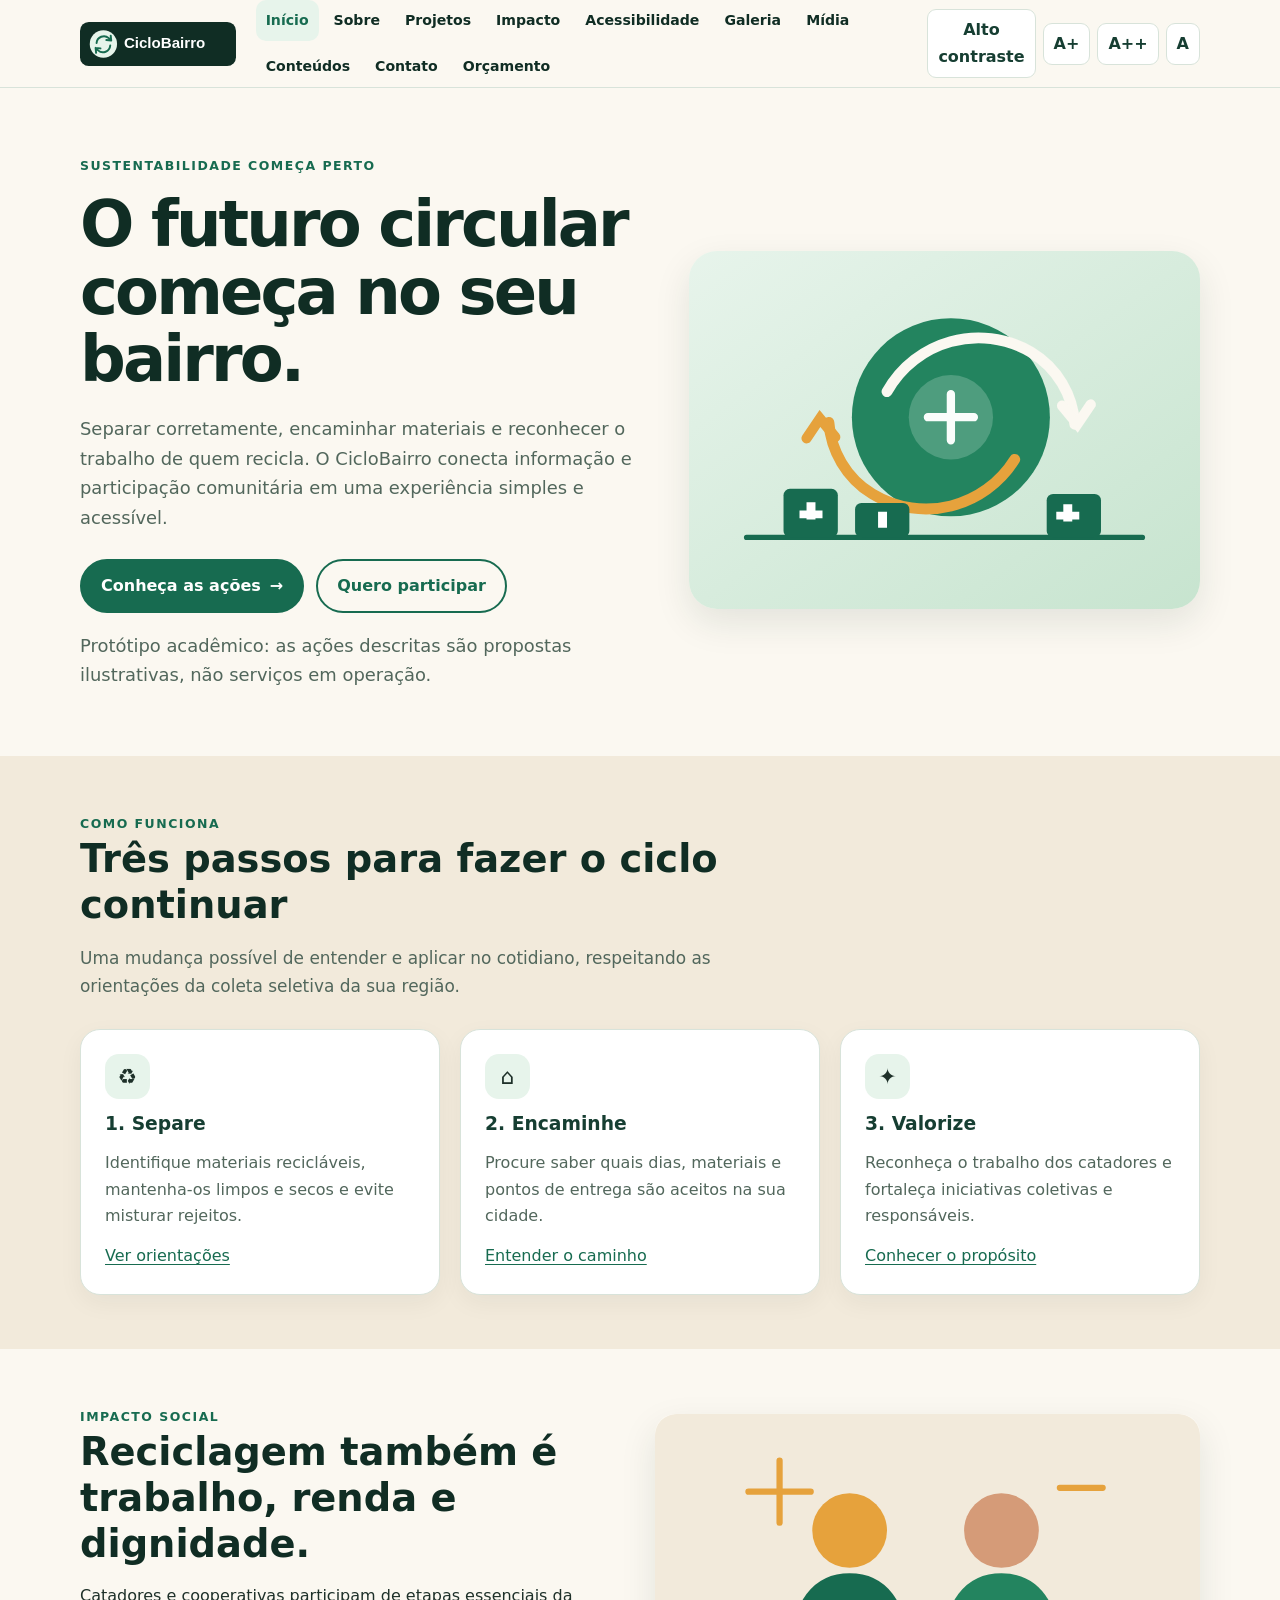
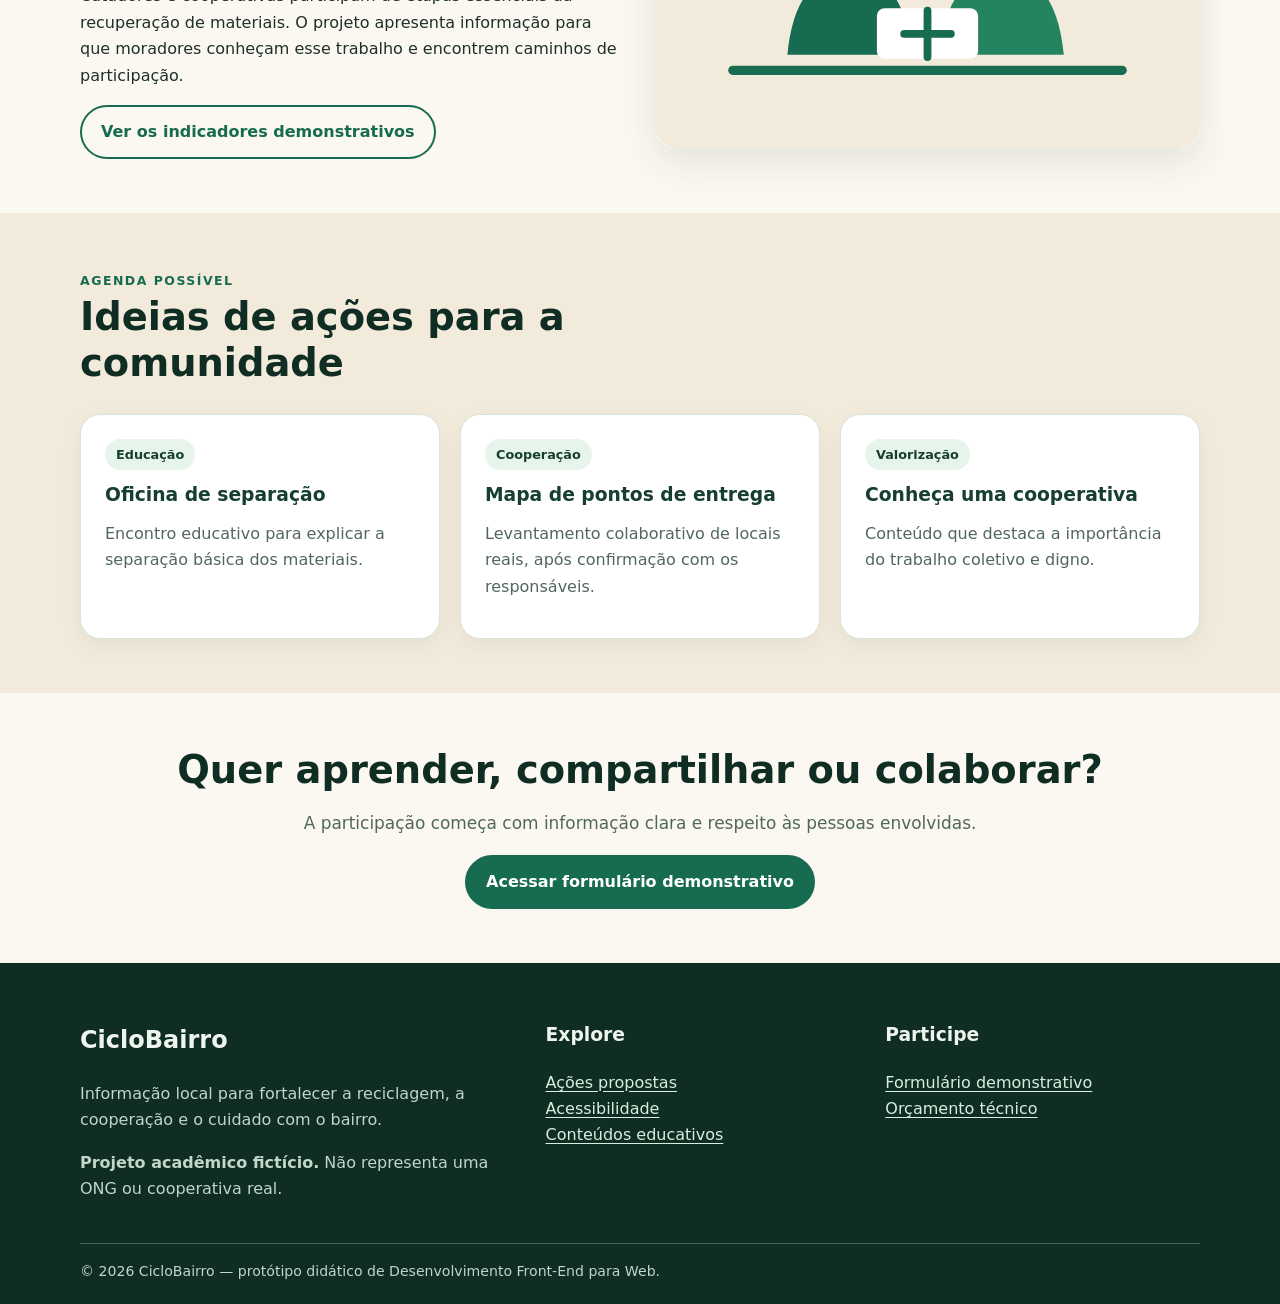
<file: index.html>
<!doctype html>
<html lang="pt-BR">
<head>
<meta charset="utf-8"><meta name="viewport" content="width=device-width, initial-scale=1">
<title>Início | CicloBairro</title><meta name="description" content="Conheça o CicloBairro: educação para separar recicláveis e valorizar cooperativas locais.">
<meta name="theme-color" content="#176b50"><link rel="icon" href="img/logo.svg" type="image/svg+xml"><link rel="stylesheet" href="css/style.css">
</head><body><a class="skip-link" href="#conteudo">Pular para o conteúdo</a>
<header class="site-header"><div class="container header-row"><a class="brand" href="index.html" aria-label="CicloBairro - página inicial"><img src="img/logo.svg" alt="CicloBairro, circularidade local"></a>
<div class="nav-wrap"><button class="menu-toggle" id="menu-toggle" type="button" aria-expanded="false" aria-controls="main-nav">Menu</button>
<nav class="main-nav" id="main-nav" aria-label="Navegação principal"><ul><li><a href="index.html" aria-current="page">Início</a></li><li><a href="sobre.html">Sobre</a></li><li><a href="projetos.html">Projetos</a></li><li><a href="impacto.html">Impacto</a></li><li><a href="acessibilidade.html">Acessibilidade</a></li><li><a href="galeria.html">Galeria</a></li><li><a href="midia.html">Mídia</a></li><li><a href="noticias.html">Conteúdos</a></li><li><a href="contato.html">Contato</a></li><li><a href="orcamento_hospedagem.html">Orçamento</a></li></ul></nav>
<div class="access-tools" aria-label="Recursos de acessibilidade"><button class="tool-btn" id="contrast-toggle" type="button" aria-pressed="false">Alto contraste</button><button class="tool-btn" type="button" data-text-size="large" aria-label="Aumentar texto">A+</button><button class="tool-btn" type="button" data-text-size="larger" aria-label="Aumentar texto mais">A++</button><button class="tool-btn" type="button" data-text-size="normal" aria-label="Restaurar tamanho do texto">A</button></div></div></div></header><main id="conteudo">
<section class="hero"><div class="container hero-grid"><div><span class="eyebrow">Sustentabilidade começa perto</span><h1>O futuro circular começa no seu bairro.</h1><p>Separar corretamente, encaminhar materiais e reconhecer o trabalho de quem recicla. O CicloBairro conecta informação e participação comunitária em uma experiência simples e acessível.</p><div class="button-row"><a class="btn" href="projetos.html">Conheça as ações <span aria-hidden="true">→</span></a><a class="btn secondary" href="contato.html">Quero participar</a></div><p class="help">Protótipo acadêmico: as ações descritas são propostas ilustrativas, não serviços em operação.</p></div><div class="hero-art"><img src="img/hero-circular.svg" alt="Ilustração de um planeta verde, setas de economia circular e recipientes de reciclagem"></div></div></section>
<section class="section alt"><div class="container"><div class="section-head"><span class="eyebrow">Como funciona</span><h2>Três passos para fazer o ciclo continuar</h2><p>Uma mudança possível de entender e aplicar no cotidiano, respeitando as orientações da coleta seletiva da sua região.</p></div><div class="cards"><article class="card"><div class="card-icon" aria-hidden="true">♻</div><h3>1. Separe</h3><p>Identifique materiais recicláveis, mantenha-os limpos e secos e evite misturar rejeitos.</p><a href="projetos.html">Ver orientações</a></article><article class="card"><div class="card-icon" aria-hidden="true">⌂</div><h3>2. Encaminhe</h3><p>Procure saber quais dias, materiais e pontos de entrega são aceitos na sua cidade.</p><a href="impacto.html">Entender o caminho</a></article><article class="card"><div class="card-icon" aria-hidden="true">✦</div><h3>3. Valorize</h3><p>Reconheça o trabalho dos catadores e fortaleça iniciativas coletivas e responsáveis.</p><a href="sobre.html">Conhecer o propósito</a></article></div></div></section>
<section class="section"><div class="container split"><div><span class="eyebrow">Impacto social</span><h2>Reciclagem também é trabalho, renda e dignidade.</h2><p>Catadores e cooperativas participam de etapas essenciais da recuperação de materiais. O projeto apresenta informação para que moradores conheçam esse trabalho e encontrem caminhos de participação.</p><a class="btn secondary" href="impacto.html">Ver os indicadores demonstrativos</a></div><img class="feature-img" src="img/cooperativa.svg" alt="Ilustração de uma cooperativa de reciclagem e duas pessoas trabalhando em conjunto"></div></section>
<section class="section alt"><div class="container"><div class="section-head"><span class="eyebrow">Agenda possível</span><h2>Ideias de ações para a comunidade</h2></div><div class="cards"><article class="card"><span class="pill">Educação</span><h3>Oficina de separação</h3><p>Encontro educativo para explicar a separação básica dos materiais.</p></article><article class="card"><span class="pill">Cooperação</span><h3>Mapa de pontos de entrega</h3><p>Levantamento colaborativo de locais reais, após confirmação com os responsáveis.</p></article><article class="card"><span class="pill">Valorização</span><h3>Conheça uma cooperativa</h3><p>Conteúdo que destaca a importância do trabalho coletivo e digno.</p></article></div></div></section>
<section class="section"><div class="container center"><h2>Quer aprender, compartilhar ou colaborar?</h2><p class="lead">A participação começa com informação clara e respeito às pessoas envolvidas.</p><a class="btn" href="contato.html">Acessar formulário demonstrativo</a></div></section></main><footer class="site-footer"><div class="container"><div class="footer-grid"><div><h2>CicloBairro</h2><p>Informação local para fortalecer a reciclagem, a cooperação e o cuidado com o bairro.</p><p><strong>Projeto acadêmico fictício.</strong> Não representa uma ONG ou cooperativa real.</p></div><div><h3>Explore</h3><p><a href="projetos.html">Ações propostas</a><br><a href="acessibilidade.html">Acessibilidade</a><br><a href="noticias.html">Conteúdos educativos</a></p></div><div><h3>Participe</h3><p><a href="contato.html">Formulário demonstrativo</a><br><a href="orcamento_hospedagem.html">Orçamento técnico</a></p></div></div><div class="footer-bottom">© 2026 CicloBairro — protótipo didático de Desenvolvimento Front-End para Web.</div></div></footer><script src="js/main.js" defer></script></body></html>
</file>
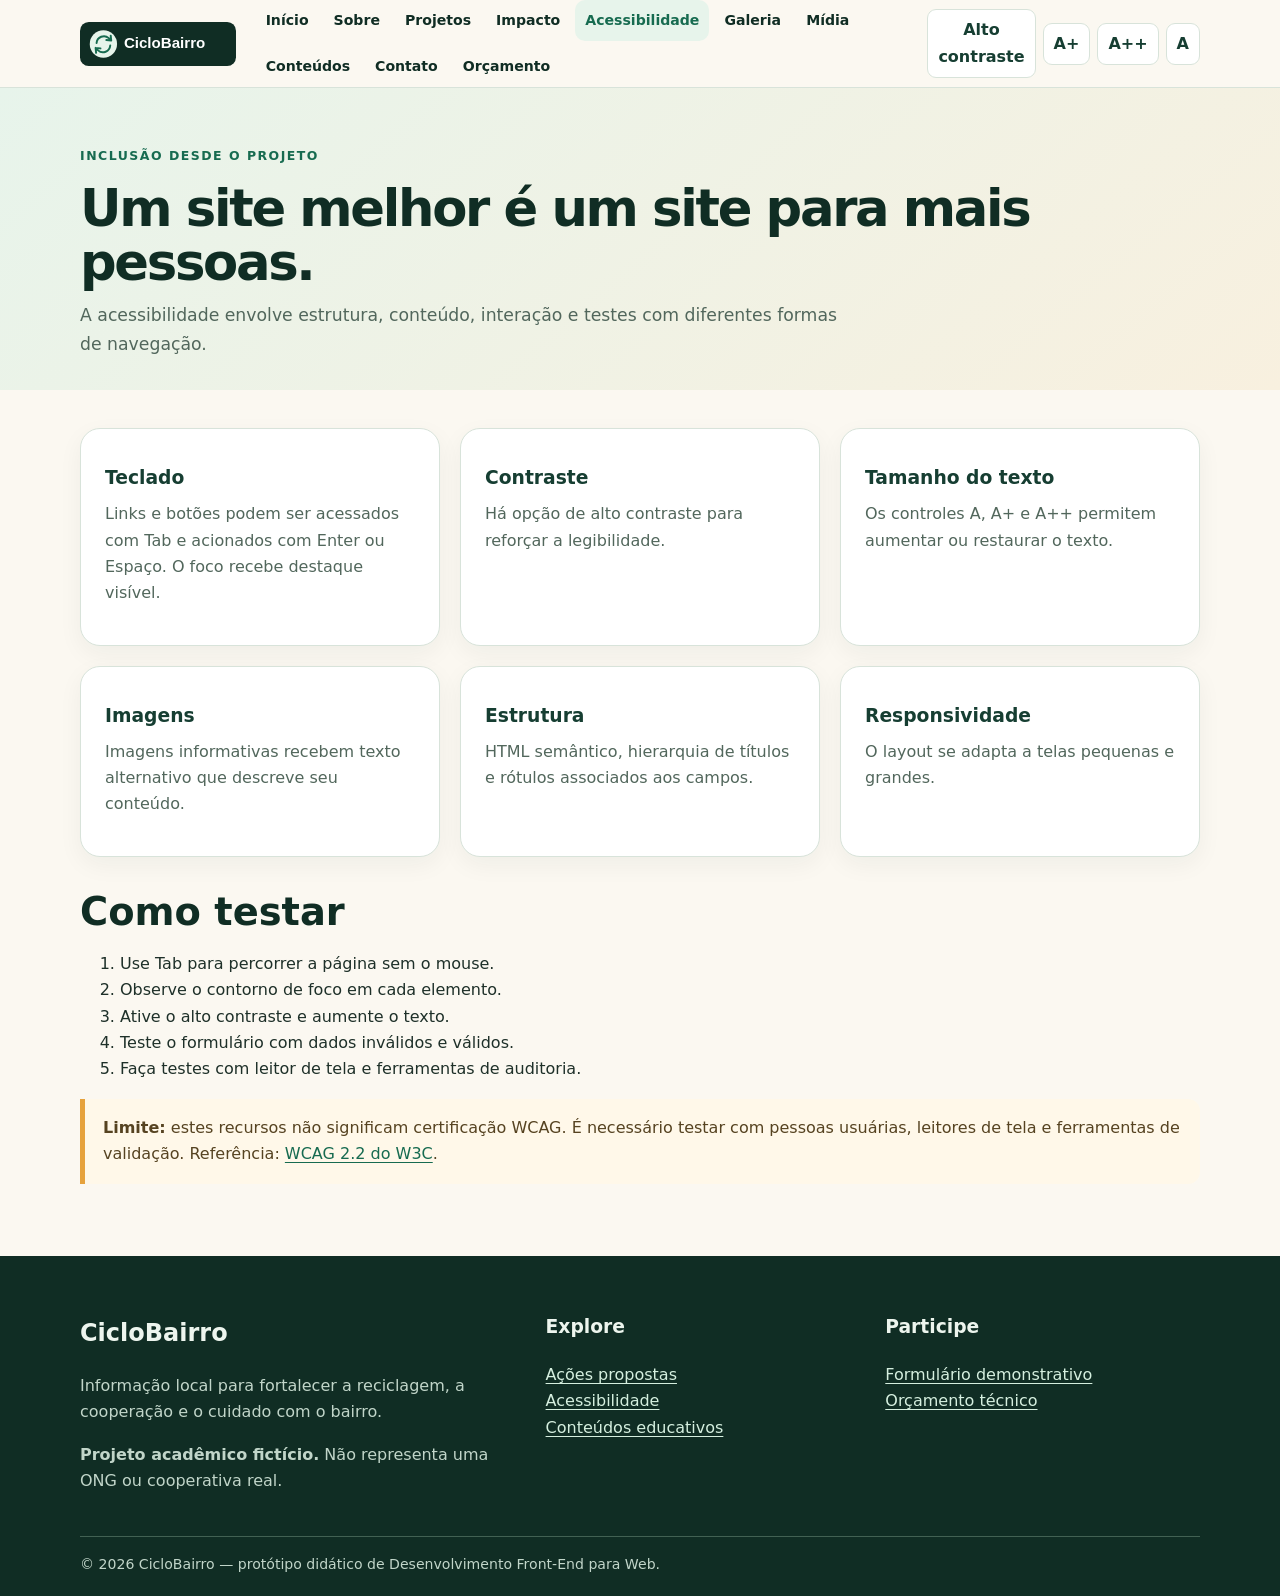
<file: acessibilidade.html>
<!doctype html>
<html lang="pt-BR"><head><meta charset="utf-8"><meta name="viewport" content="width=device-width,initial-scale=1">
<title>Acessibilidade | CicloBairro</title><meta name="description" content="Recursos de acessibilidade do site, navegação por teclado e orientações de teste.">
<meta name="theme-color" content="#176b50"><link rel="icon" href="img/logo.svg" type="image/svg+xml"><link rel="stylesheet" href="css/style.css"></head>
<body><a class="skip-link" href="#conteudo">Pular para o conteúdo</a>
<header class="site-header"><div class="container header-row"><a class="brand" href="index.html" aria-label="CicloBairro - início"><img src="img/logo.svg" alt="CicloBairro, circularidade local"></a>
<div class="nav-wrap"><button class="menu-toggle" id="menu-toggle" type="button" aria-expanded="false" aria-controls="main-nav">Menu</button>
<nav class="main-nav" id="main-nav" aria-label="Navegação principal"><ul><li><a href="index.html">Início</a></li><li><a href="sobre.html">Sobre</a></li><li><a href="projetos.html">Projetos</a></li><li><a href="impacto.html">Impacto</a></li><li><a href="acessibilidade.html" aria-current="page">Acessibilidade</a></li><li><a href="galeria.html">Galeria</a></li><li><a href="midia.html">Mídia</a></li><li><a href="noticias.html">Conteúdos</a></li><li><a href="contato.html">Contato</a></li><li><a href="orcamento_hospedagem.html">Orçamento</a></li></ul></nav>
<div class="access-tools" aria-label="Recursos de acessibilidade"><button class="tool-btn" id="contrast-toggle" type="button" aria-pressed="false">Alto contraste</button><button class="tool-btn" type="button" data-text-size="large" aria-label="Aumentar texto">A+</button><button class="tool-btn" type="button" data-text-size="larger" aria-label="Aumentar texto mais">A++</button><button class="tool-btn" type="button" data-text-size="normal" aria-label="Restaurar tamanho do texto">A</button></div></div></div></header>
<main id="conteudo"><section class="page-hero"><div class="container"><span class="eyebrow">Inclusão desde o projeto</span><h1>Um site melhor é um site para mais pessoas.</h1><p>A acessibilidade envolve estrutura, conteúdo, interação e testes com diferentes formas de navegação.</p></div></section>
<section class="content container"><div class="cards"><article class="card"><h3>Teclado</h3><p>Links e botões podem ser acessados com Tab e acionados com Enter ou Espaço. O foco recebe destaque visível.</p></article><article class="card"><h3>Contraste</h3><p>Há opção de alto contraste para reforçar a legibilidade.</p></article><article class="card"><h3>Tamanho do texto</h3><p>Os controles A, A+ e A++ permitem aumentar ou restaurar o texto.</p></article><article class="card"><h3>Imagens</h3><p>Imagens informativas recebem texto alternativo que descreve seu conteúdo.</p></article><article class="card"><h3>Estrutura</h3><p>HTML semântico, hierarquia de títulos e rótulos associados aos campos.</p></article><article class="card"><h3>Responsividade</h3><p>O layout se adapta a telas pequenas e grandes.</p></article></div>
<h2>Como testar</h2><ol><li>Use Tab para percorrer a página sem o mouse.</li><li>Observe o contorno de foco em cada elemento.</li><li>Ative o alto contraste e aumente o texto.</li><li>Teste o formulário com dados inválidos e válidos.</li><li>Faça testes com leitor de tela e ferramentas de auditoria.</li></ol><div class="note"><strong>Limite:</strong> estes recursos não significam certificação WCAG. É necessário testar com pessoas usuárias, leitores de tela e ferramentas de validação. Referência: <a href="https://www.w3.org/TR/WCAG22/" target="_blank" rel="noopener">WCAG 2.2 do W3C</a>.</div></section></main>
<footer class="site-footer"><div class="container"><div class="footer-grid"><div><h2>CicloBairro</h2><p>Informação local para fortalecer a reciclagem, a cooperação e o cuidado com o bairro.</p><p><strong>Projeto acadêmico fictício.</strong> Não representa uma ONG ou cooperativa real.</p></div><div><h3>Explore</h3><p><a href="projetos.html">Ações propostas</a><br><a href="acessibilidade.html">Acessibilidade</a><br><a href="noticias.html">Conteúdos educativos</a></p></div><div><h3>Participe</h3><p><a href="contato.html">Formulário demonstrativo</a><br><a href="orcamento_hospedagem.html">Orçamento técnico</a></p></div></div><div class="footer-bottom">© 2026 CicloBairro — protótipo didático de Desenvolvimento Front-End para Web.</div></div></footer><script src="js/main.js" defer></script></body></html>
</file>
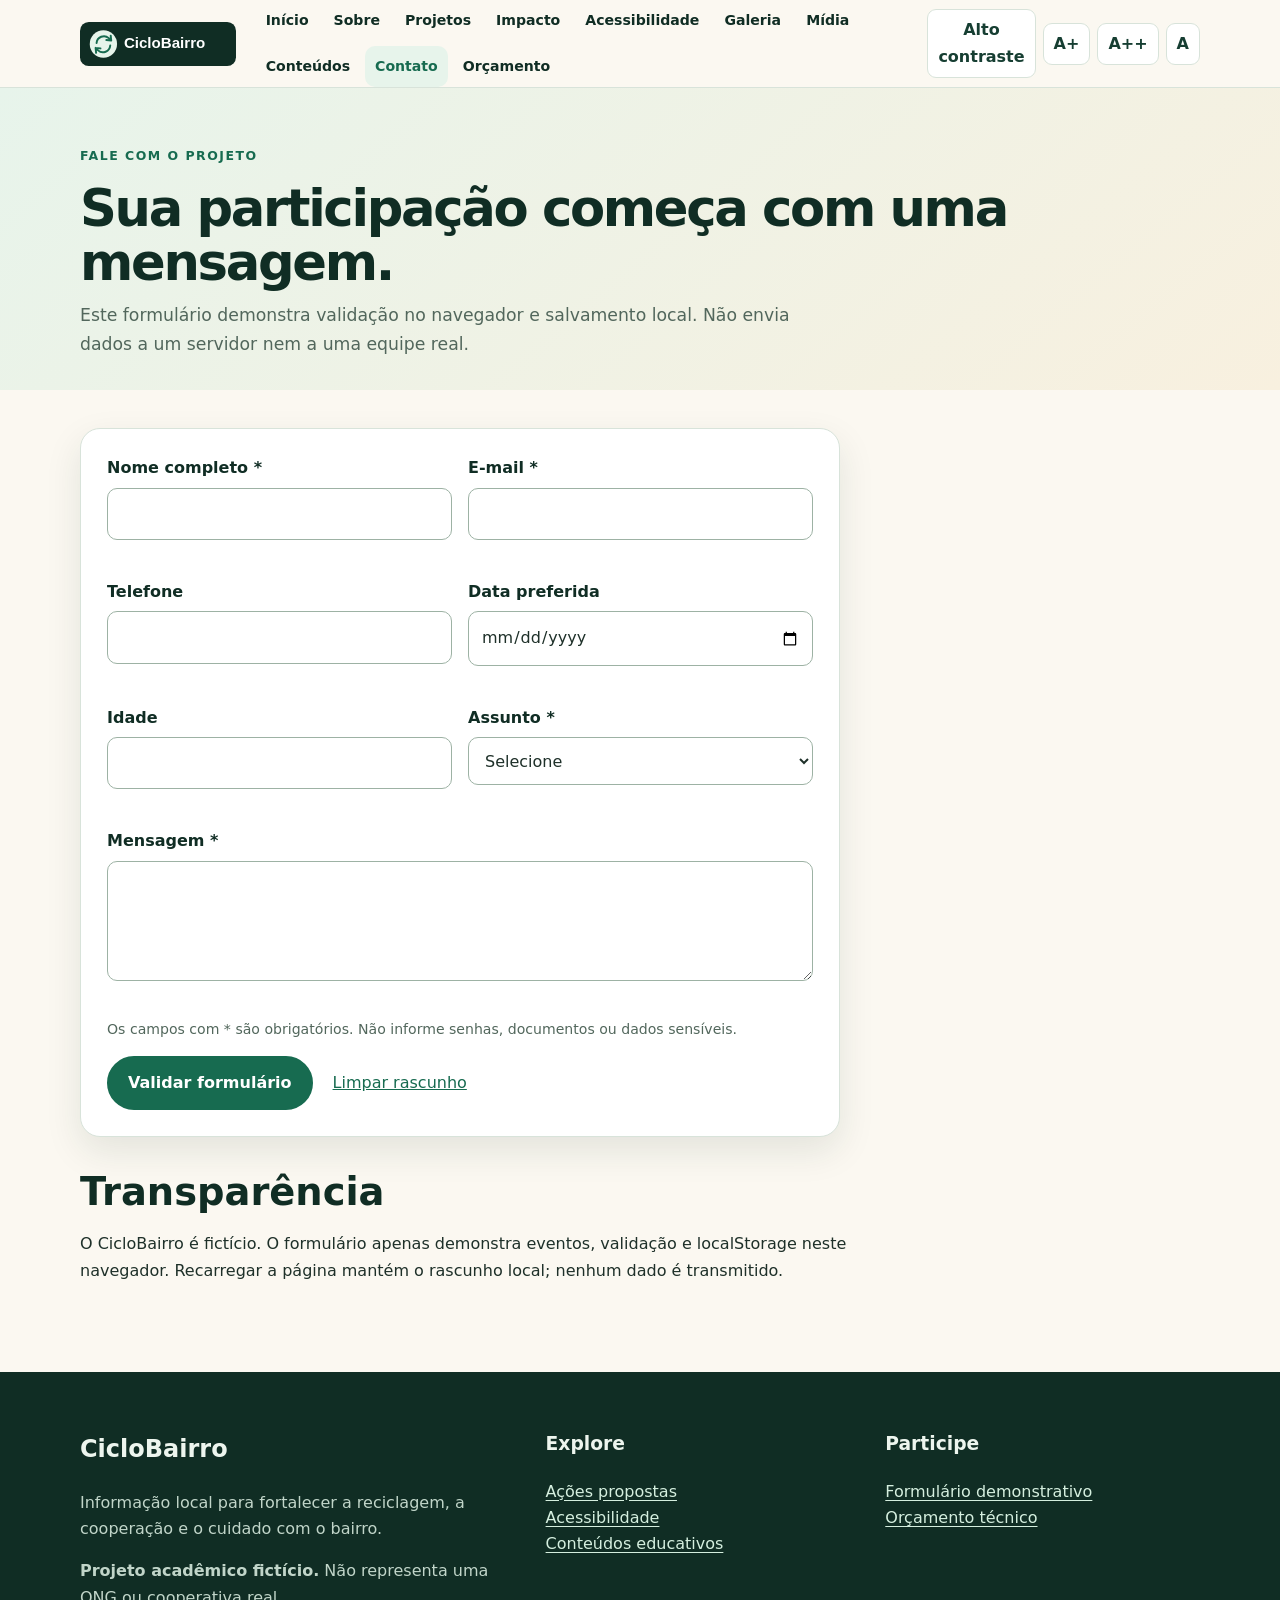
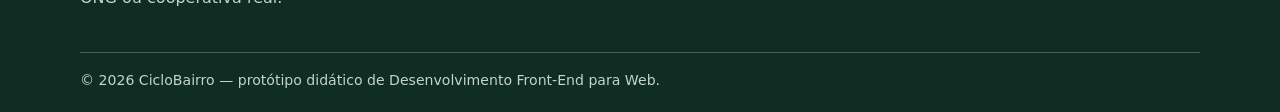
<file: contato.html>
<!doctype html>
<html lang="pt-BR"><head><meta charset="utf-8"><meta name="viewport" content="width=device-width,initial-scale=1">
<title>Contato | CicloBairro</title><meta name="description" content="Formulário demonstrativo com validação JavaScript e salvamento de rascunho no navegador.">
<meta name="theme-color" content="#176b50"><link rel="icon" href="img/logo.svg" type="image/svg+xml"><link rel="stylesheet" href="css/style.css"></head>
<body><a class="skip-link" href="#conteudo">Pular para o conteúdo</a>
<header class="site-header"><div class="container header-row"><a class="brand" href="index.html" aria-label="CicloBairro - início"><img src="img/logo.svg" alt="CicloBairro, circularidade local"></a>
<div class="nav-wrap"><button class="menu-toggle" id="menu-toggle" type="button" aria-expanded="false" aria-controls="main-nav">Menu</button>
<nav class="main-nav" id="main-nav" aria-label="Navegação principal"><ul><li><a href="index.html">Início</a></li><li><a href="sobre.html">Sobre</a></li><li><a href="projetos.html">Projetos</a></li><li><a href="impacto.html">Impacto</a></li><li><a href="acessibilidade.html">Acessibilidade</a></li><li><a href="galeria.html">Galeria</a></li><li><a href="midia.html">Mídia</a></li><li><a href="noticias.html">Conteúdos</a></li><li><a href="contato.html" aria-current="page">Contato</a></li><li><a href="orcamento_hospedagem.html">Orçamento</a></li></ul></nav>
<div class="access-tools" aria-label="Recursos de acessibilidade"><button class="tool-btn" id="contrast-toggle" type="button" aria-pressed="false">Alto contraste</button><button class="tool-btn" type="button" data-text-size="large" aria-label="Aumentar texto">A+</button><button class="tool-btn" type="button" data-text-size="larger" aria-label="Aumentar texto mais">A++</button><button class="tool-btn" type="button" data-text-size="normal" aria-label="Restaurar tamanho do texto">A</button></div></div></div></header>
<main id="conteudo"><section class="page-hero"><div class="container"><span class="eyebrow">Fale com o projeto</span><h1>Sua participação começa com uma mensagem.</h1><p>Este formulário demonstra validação no navegador e salvamento local. Não envia dados a um servidor nem a uma equipe real.</p></div></section>
<section class="content container"><div class="form-card"><form id="volunteer-form" novalidate><div id="form-status" class="form-status" role="status" tabindex="-1" aria-live="polite"></div><div class="form-grid">
<div class="field"><label for="nome">Nome completo *</label><input id="nome" name="nome" autocomplete="name" required minlength="3"><span class="field-error" id="nome-error"></span></div>
<div class="field"><label for="email">E-mail *</label><input id="email" name="email" type="email" autocomplete="email" required><span class="field-error" id="email-error"></span></div>
<div class="field"><label for="telefone">Telefone</label><input id="telefone" name="telefone" type="tel" autocomplete="tel" pattern="[0-9()+ .-]{8,20}" data-pattern-message="Use um telefone com DDD."><span class="field-error" id="telefone-error"></span></div>
<div class="field"><label for="data">Data preferida</label><input id="data" name="data" type="date"><span class="field-error" id="data-error"></span></div>
<div class="field"><label for="idade">Idade</label><input id="idade" name="idade" type="number" min="16" max="120"><span class="field-error" id="idade-error"></span></div>
<div class="field"><label for="tipo">Assunto *</label><select id="tipo" name="tipo" required><option value="">Selecione</option><option>Aprender sobre reciclagem</option><option>Compartilhar uma sugestão</option><option>Conhecer cooperativas</option></select><span class="field-error" id="tipo-error"></span></div>
<div class="field full"><label for="mensagem">Mensagem *</label><textarea id="mensagem" name="mensagem" required minlength="10"></textarea><span class="field-error" id="mensagem-error"></span></div>
</div><p class="help">Os campos com * são obrigatórios. Não informe senhas, documentos ou dados sensíveis.</p><div class="form-actions"><button class="btn" type="submit">Validar formulário</button><button class="small-btn" type="button" id="clear-draft">Limpar rascunho</button></div></form></div>
<h2>Transparência</h2><p>O CicloBairro é fictício. O formulário apenas demonstra eventos, validação e localStorage neste navegador. Recarregar a página mantém o rascunho local; nenhum dado é transmitido.</p></section></main>
<footer class="site-footer"><div class="container"><div class="footer-grid"><div><h2>CicloBairro</h2><p>Informação local para fortalecer a reciclagem, a cooperação e o cuidado com o bairro.</p><p><strong>Projeto acadêmico fictício.</strong> Não representa uma ONG ou cooperativa real.</p></div><div><h3>Explore</h3><p><a href="projetos.html">Ações propostas</a><br><a href="acessibilidade.html">Acessibilidade</a><br><a href="noticias.html">Conteúdos educativos</a></p></div><div><h3>Participe</h3><p><a href="contato.html">Formulário demonstrativo</a><br><a href="orcamento_hospedagem.html">Orçamento técnico</a></p></div></div><div class="footer-bottom">© 2026 CicloBairro — protótipo didático de Desenvolvimento Front-End para Web.</div></div></footer><script src="js/main.js" defer></script></body></html>
</file>
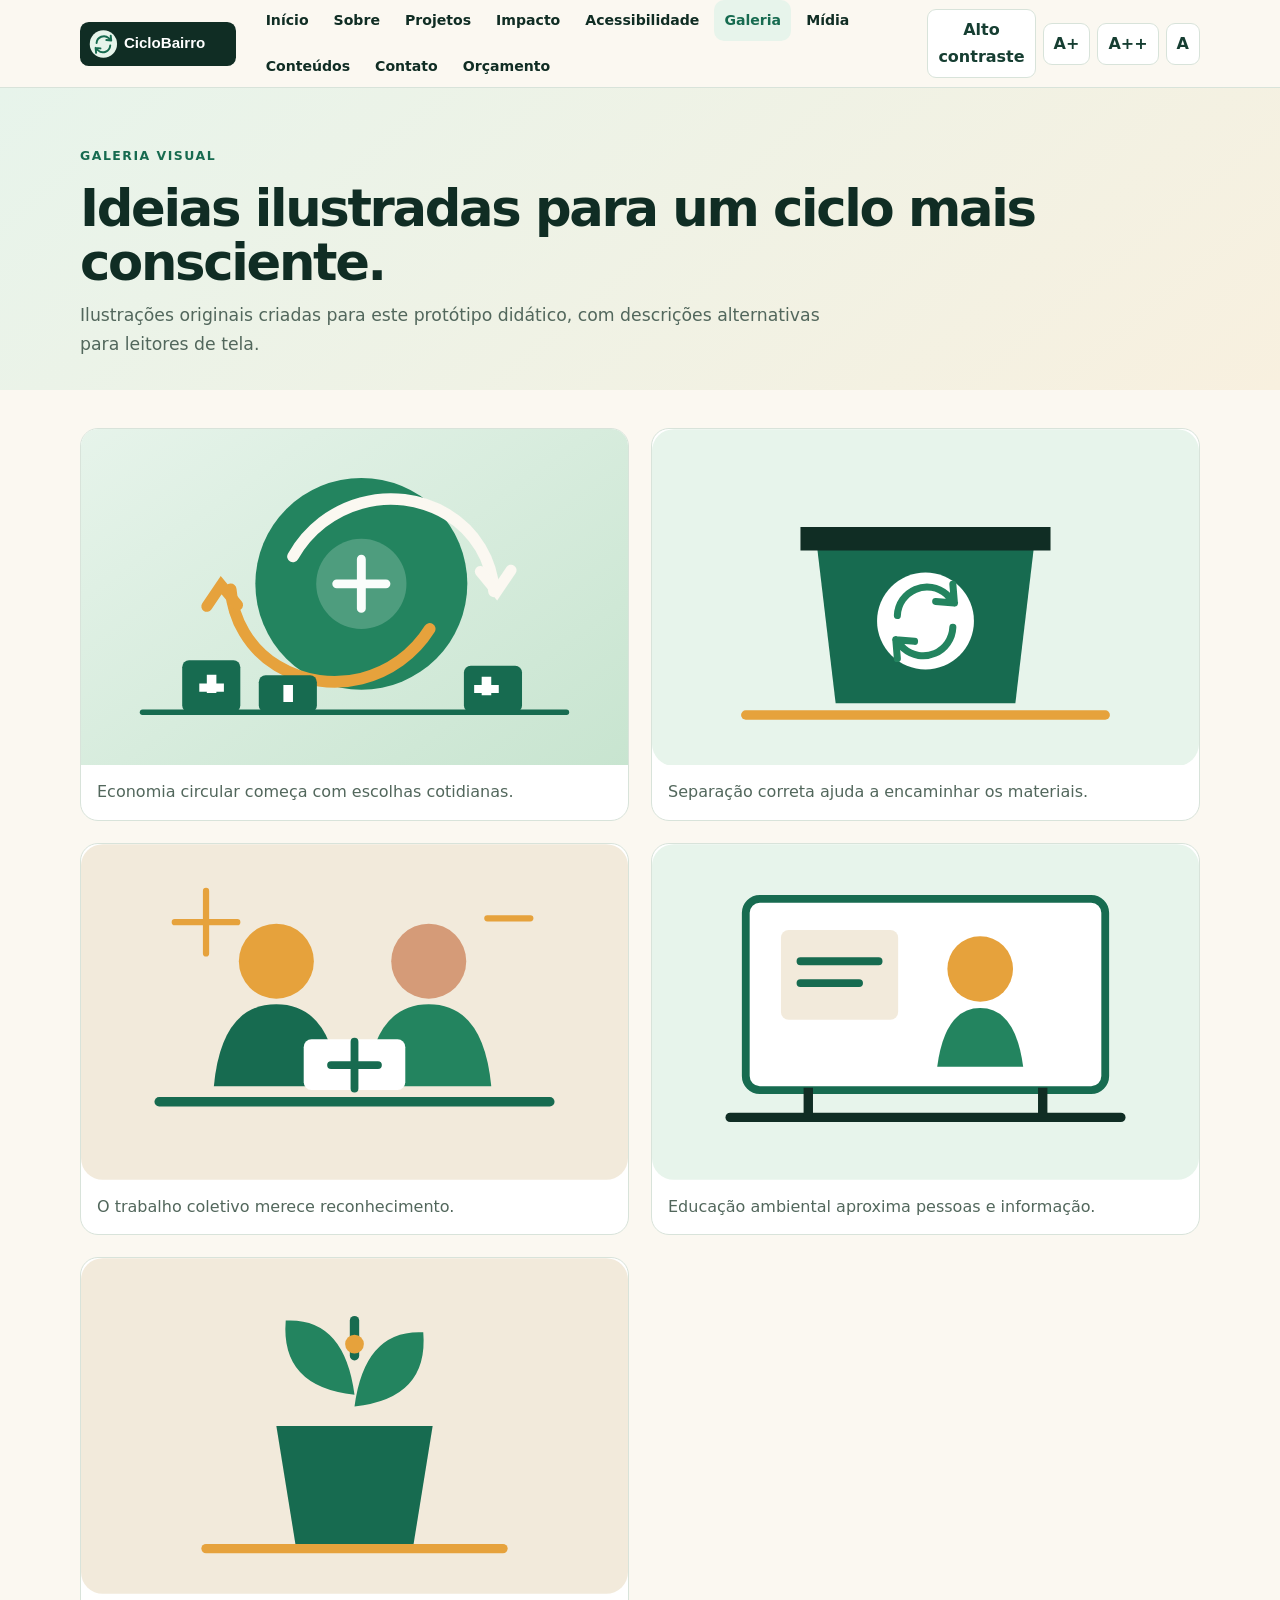
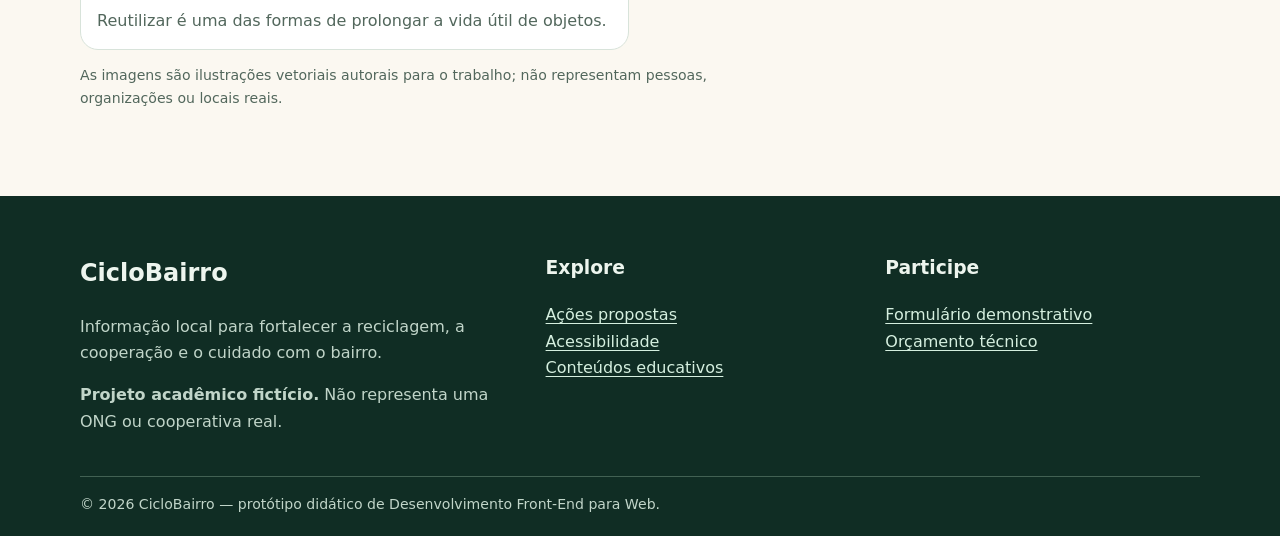
<file: galeria.html>
<!doctype html>
<html lang="pt-BR"><head><meta charset="utf-8"><meta name="viewport" content="width=device-width,initial-scale=1">
<title>Galeria | CicloBairro</title><meta name="description" content="Galeria de ilustrações originais para representar reciclagem e economia circular.">
<meta name="theme-color" content="#176b50"><link rel="icon" href="img/logo.svg" type="image/svg+xml"><link rel="stylesheet" href="css/style.css"></head>
<body><a class="skip-link" href="#conteudo">Pular para o conteúdo</a>
<header class="site-header"><div class="container header-row"><a class="brand" href="index.html" aria-label="CicloBairro - início"><img src="img/logo.svg" alt="CicloBairro, circularidade local"></a>
<div class="nav-wrap"><button class="menu-toggle" id="menu-toggle" type="button" aria-expanded="false" aria-controls="main-nav">Menu</button>
<nav class="main-nav" id="main-nav" aria-label="Navegação principal"><ul><li><a href="index.html">Início</a></li><li><a href="sobre.html">Sobre</a></li><li><a href="projetos.html">Projetos</a></li><li><a href="impacto.html">Impacto</a></li><li><a href="acessibilidade.html">Acessibilidade</a></li><li><a href="galeria.html" aria-current="page">Galeria</a></li><li><a href="midia.html">Mídia</a></li><li><a href="noticias.html">Conteúdos</a></li><li><a href="contato.html">Contato</a></li><li><a href="orcamento_hospedagem.html">Orçamento</a></li></ul></nav>
<div class="access-tools" aria-label="Recursos de acessibilidade"><button class="tool-btn" id="contrast-toggle" type="button" aria-pressed="false">Alto contraste</button><button class="tool-btn" type="button" data-text-size="large" aria-label="Aumentar texto">A+</button><button class="tool-btn" type="button" data-text-size="larger" aria-label="Aumentar texto mais">A++</button><button class="tool-btn" type="button" data-text-size="normal" aria-label="Restaurar tamanho do texto">A</button></div></div></div></header>
<main id="conteudo"><section class="page-hero"><div class="container"><span class="eyebrow">Galeria visual</span><h1>Ideias ilustradas para um ciclo mais consciente.</h1><p>Ilustrações originais criadas para este protótipo didático, com descrições alternativas para leitores de tela.</p></div></section>
<section class="content container"><div class="gallery"><figure><img src="img/hero-circular.svg" alt="Planeta verde com setas de economia circular"><figcaption>Economia circular começa com escolhas cotidianas.</figcaption></figure><figure><img src="img/coleta.svg" alt="Recipiente de coleta seletiva com símbolo de reciclagem"><figcaption>Separação correta ajuda a encaminhar os materiais.</figcaption></figure><figure><img src="img/cooperativa.svg" alt="Pessoas colaborando em uma cooperativa de reciclagem"><figcaption>O trabalho coletivo merece reconhecimento.</figcaption></figure><figure><img src="img/oficina.svg" alt="Oficina comunitária com cartazes e materiais de aprendizagem"><figcaption>Educação ambiental aproxima pessoas e informação.</figcaption></figure><figure><img src="img/reuso.svg" alt="Planta crescendo em recipiente reaproveitado"><figcaption>Reutilizar é uma das formas de prolongar a vida útil de objetos.</figcaption></figure></div><p class="help">As imagens são ilustrações vetoriais autorais para o trabalho; não representam pessoas, organizações ou locais reais.</p></section></main>
<footer class="site-footer"><div class="container"><div class="footer-grid"><div><h2>CicloBairro</h2><p>Informação local para fortalecer a reciclagem, a cooperação e o cuidado com o bairro.</p><p><strong>Projeto acadêmico fictício.</strong> Não representa uma ONG ou cooperativa real.</p></div><div><h3>Explore</h3><p><a href="projetos.html">Ações propostas</a><br><a href="acessibilidade.html">Acessibilidade</a><br><a href="noticias.html">Conteúdos educativos</a></p></div><div><h3>Participe</h3><p><a href="contato.html">Formulário demonstrativo</a><br><a href="orcamento_hospedagem.html">Orçamento técnico</a></p></div></div><div class="footer-bottom">© 2026 CicloBairro — protótipo didático de Desenvolvimento Front-End para Web.</div></div></footer><script src="js/main.js" defer></script></body></html>
</file>
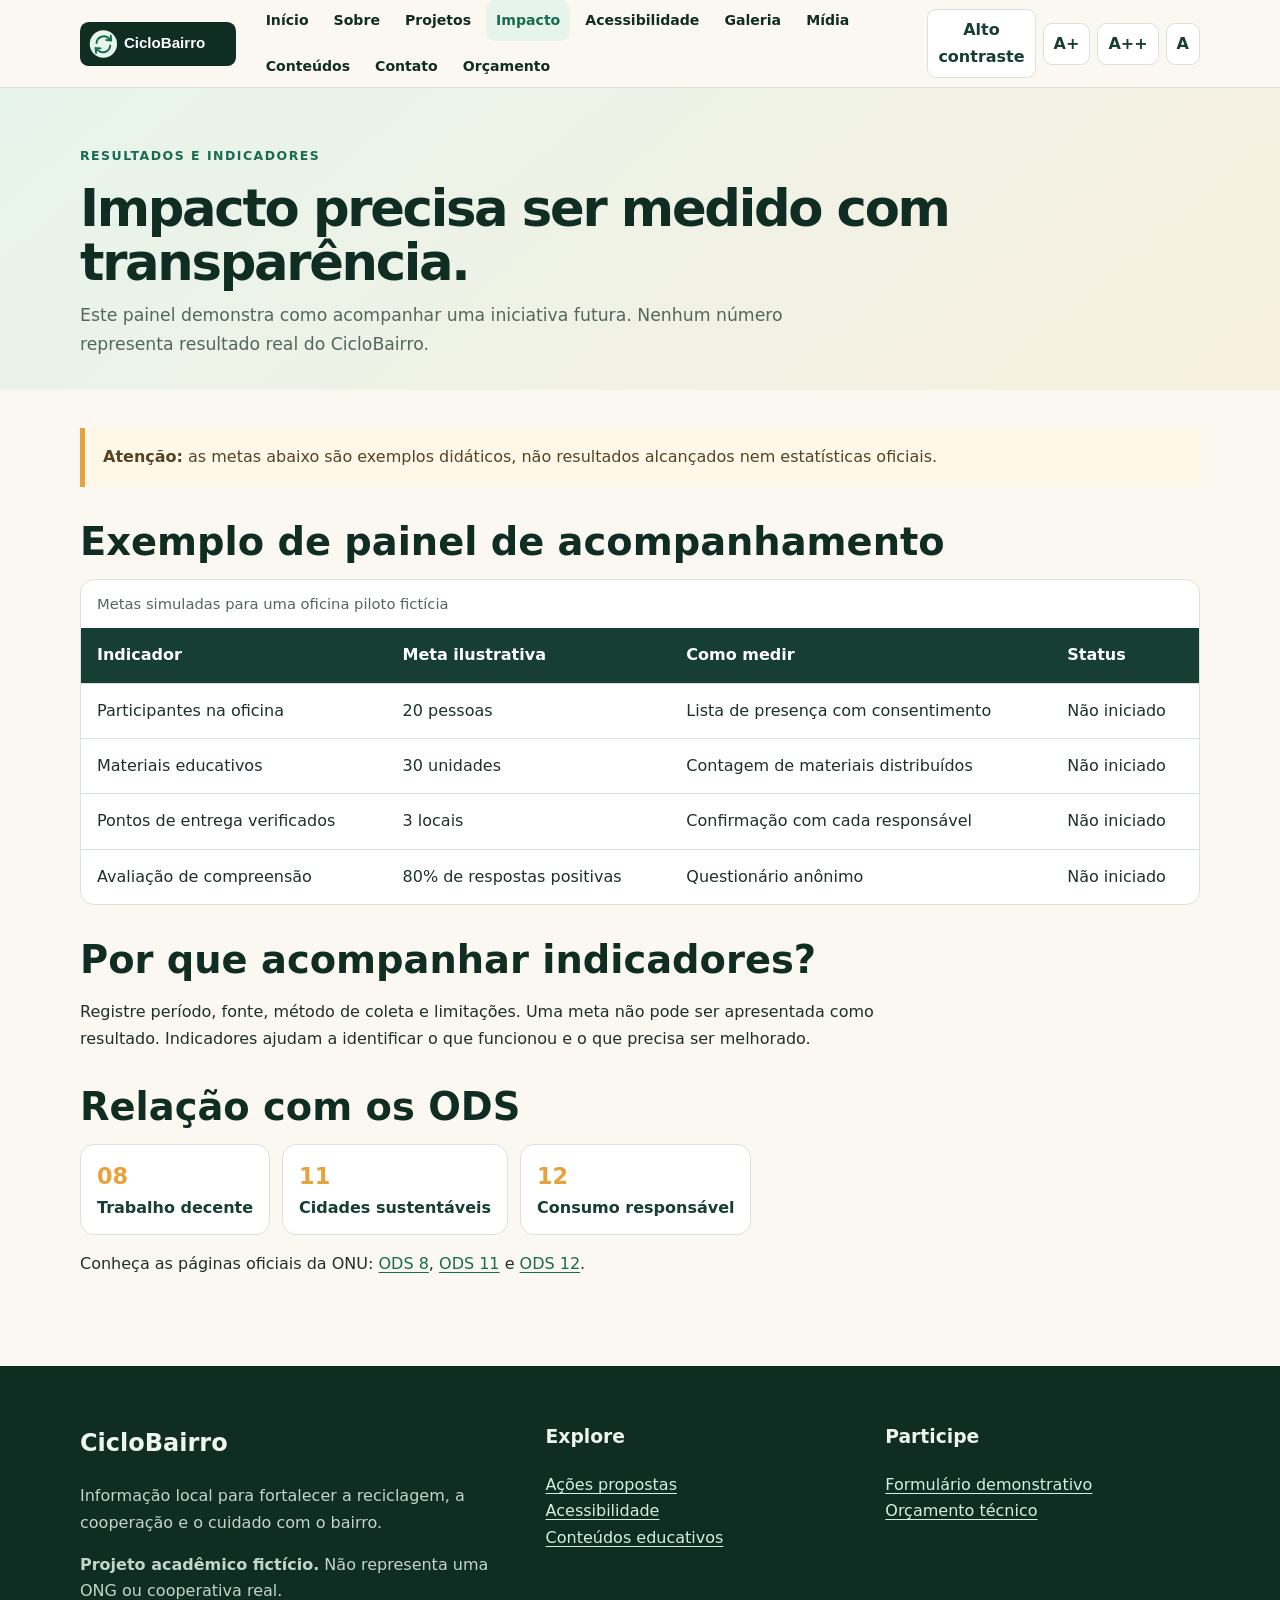
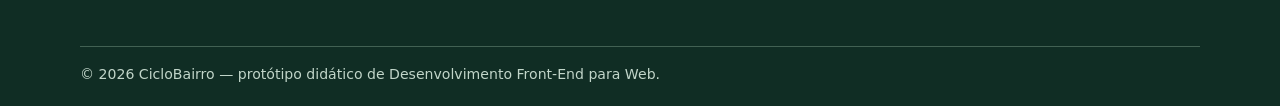
<file: impacto.html>
<!doctype html>
<html lang="pt-BR"><head><meta charset="utf-8"><meta name="viewport" content="width=device-width,initial-scale=1">
<title>Impacto | CicloBairro</title><meta name="description" content="Indicadores ilustrativos e relação com os Objetivos de Desenvolvimento Sustentável.">
<meta name="theme-color" content="#176b50"><link rel="icon" href="img/logo.svg" type="image/svg+xml"><link rel="stylesheet" href="css/style.css"></head>
<body><a class="skip-link" href="#conteudo">Pular para o conteúdo</a>
<header class="site-header"><div class="container header-row"><a class="brand" href="index.html" aria-label="CicloBairro - início"><img src="img/logo.svg" alt="CicloBairro, circularidade local"></a>
<div class="nav-wrap"><button class="menu-toggle" id="menu-toggle" type="button" aria-expanded="false" aria-controls="main-nav">Menu</button>
<nav class="main-nav" id="main-nav" aria-label="Navegação principal"><ul><li><a href="index.html">Início</a></li><li><a href="sobre.html">Sobre</a></li><li><a href="projetos.html">Projetos</a></li><li><a href="impacto.html" aria-current="page">Impacto</a></li><li><a href="acessibilidade.html">Acessibilidade</a></li><li><a href="galeria.html">Galeria</a></li><li><a href="midia.html">Mídia</a></li><li><a href="noticias.html">Conteúdos</a></li><li><a href="contato.html">Contato</a></li><li><a href="orcamento_hospedagem.html">Orçamento</a></li></ul></nav>
<div class="access-tools" aria-label="Recursos de acessibilidade"><button class="tool-btn" id="contrast-toggle" type="button" aria-pressed="false">Alto contraste</button><button class="tool-btn" type="button" data-text-size="large" aria-label="Aumentar texto">A+</button><button class="tool-btn" type="button" data-text-size="larger" aria-label="Aumentar texto mais">A++</button><button class="tool-btn" type="button" data-text-size="normal" aria-label="Restaurar tamanho do texto">A</button></div></div></div></header>
<main id="conteudo"><section class="page-hero"><div class="container"><span class="eyebrow">Resultados e indicadores</span><h1>Impacto precisa ser medido com transparência.</h1><p>Este painel demonstra como acompanhar uma iniciativa futura. Nenhum número representa resultado real do CicloBairro.</p></div></section>
<section class="content container"><div class="note"><strong>Atenção:</strong> as metas abaixo são exemplos didáticos, não resultados alcançados nem estatísticas oficiais.</div>
<h2>Exemplo de painel de acompanhamento</h2><div class="table-wrap"><table><caption>Metas simuladas para uma oficina piloto fictícia</caption><thead><tr><th>Indicador</th><th>Meta ilustrativa</th><th>Como medir</th><th>Status</th></tr></thead><tbody><tr><td>Participantes na oficina</td><td>20 pessoas</td><td>Lista de presença com consentimento</td><td>Não iniciado</td></tr><tr><td>Materiais educativos</td><td>30 unidades</td><td>Contagem de materiais distribuídos</td><td>Não iniciado</td></tr><tr><td>Pontos de entrega verificados</td><td>3 locais</td><td>Confirmação com cada responsável</td><td>Não iniciado</td></tr><tr><td>Avaliação de compreensão</td><td>80% de respostas positivas</td><td>Questionário anônimo</td><td>Não iniciado</td></tr></tbody></table></div>
<h2>Por que acompanhar indicadores?</h2><p>Registre período, fonte, método de coleta e limitações. Uma meta não pode ser apresentada como resultado. Indicadores ajudam a identificar o que funcionou e o que precisa ser melhorado.</p>
<h2>Relação com os ODS</h2><div class="ods-row"><div class="ods"><strong>08</strong>Trabalho decente</div><div class="ods"><strong>11</strong>Cidades sustentáveis</div><div class="ods"><strong>12</strong>Consumo responsável</div></div><p>Conheça as páginas oficiais da ONU: <a href="https://brasil.un.org/pt-br/sdgs/8" target="_blank" rel="noopener">ODS 8</a>, <a href="https://brasil.un.org/pt-br/sdgs/11" target="_blank" rel="noopener">ODS 11</a> e <a href="https://brasil.un.org/pt-br/sdgs/12" target="_blank" rel="noopener">ODS 12</a>.</p></section></main>
<footer class="site-footer"><div class="container"><div class="footer-grid"><div><h2>CicloBairro</h2><p>Informação local para fortalecer a reciclagem, a cooperação e o cuidado com o bairro.</p><p><strong>Projeto acadêmico fictício.</strong> Não representa uma ONG ou cooperativa real.</p></div><div><h3>Explore</h3><p><a href="projetos.html">Ações propostas</a><br><a href="acessibilidade.html">Acessibilidade</a><br><a href="noticias.html">Conteúdos educativos</a></p></div><div><h3>Participe</h3><p><a href="contato.html">Formulário demonstrativo</a><br><a href="orcamento_hospedagem.html">Orçamento técnico</a></p></div></div><div class="footer-bottom">© 2026 CicloBairro — protótipo didático de Desenvolvimento Front-End para Web.</div></div></footer><script src="js/main.js" defer></script></body></html>
</file>
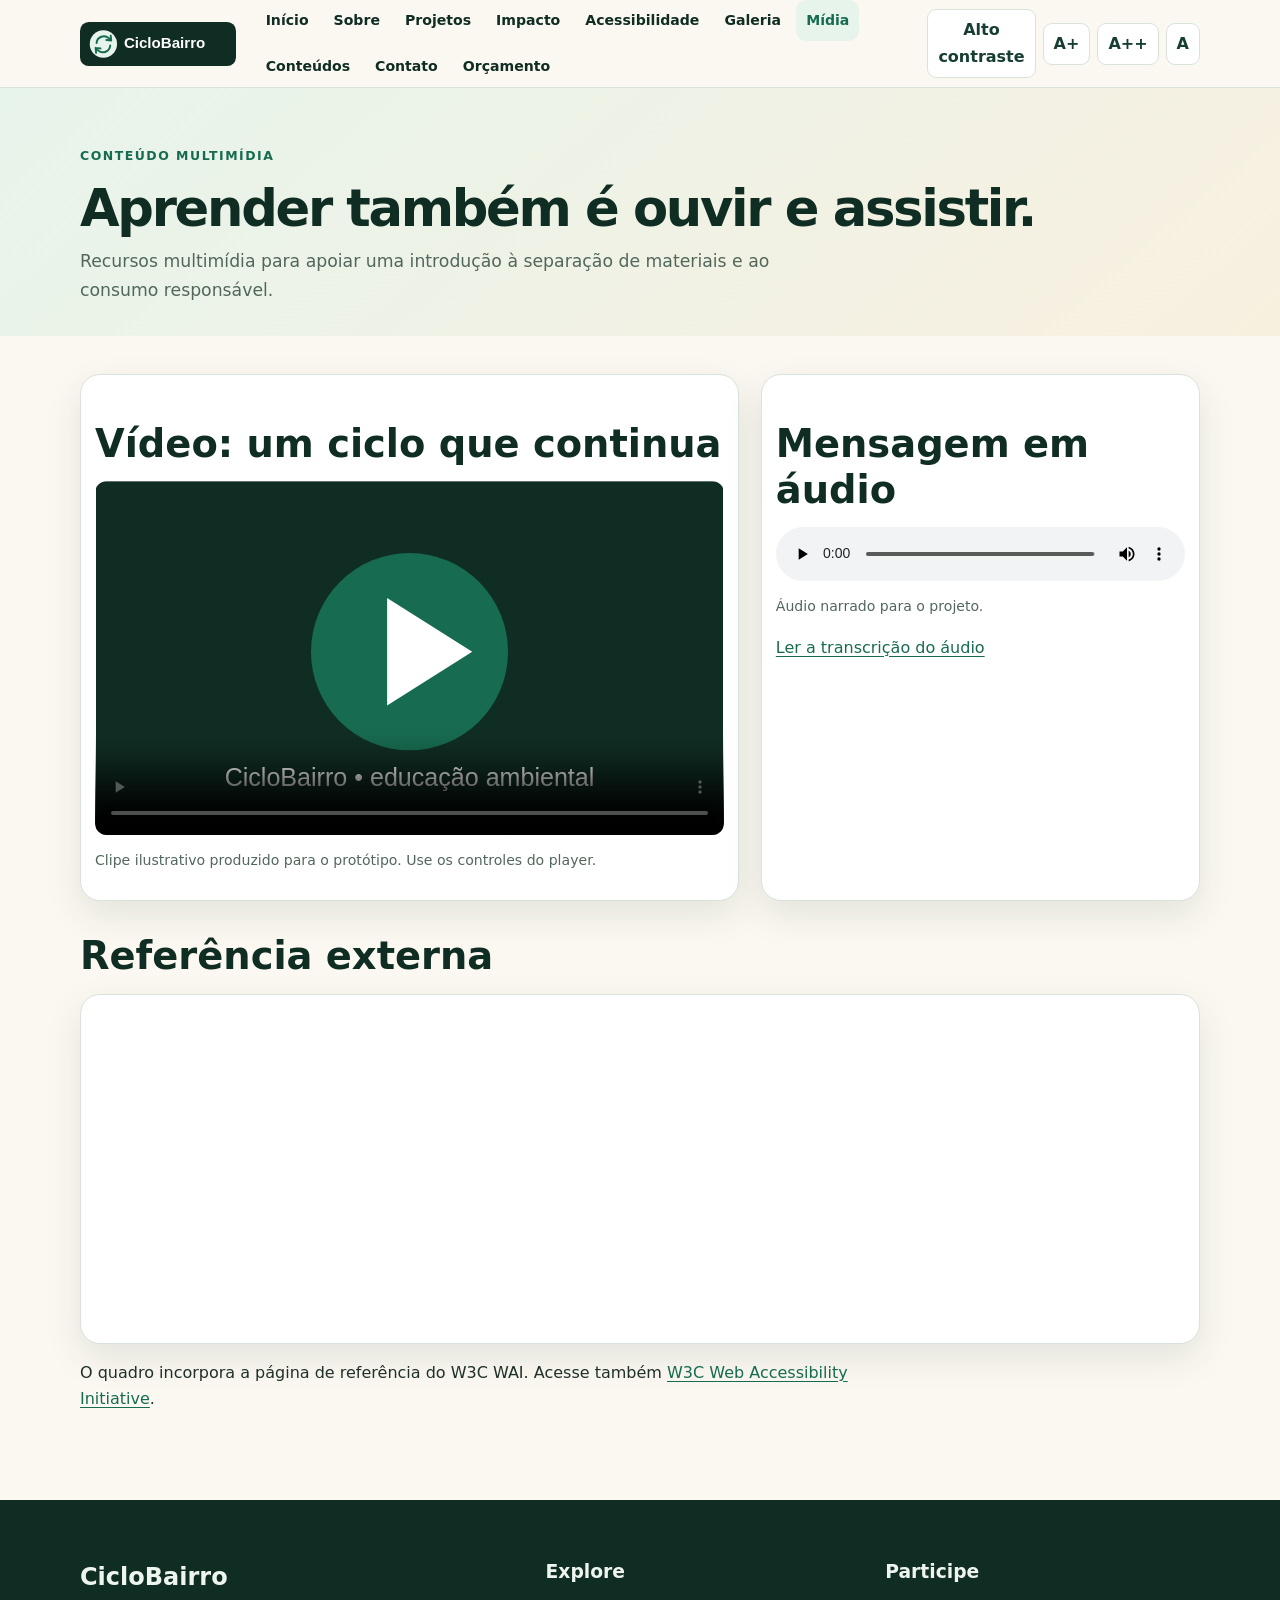
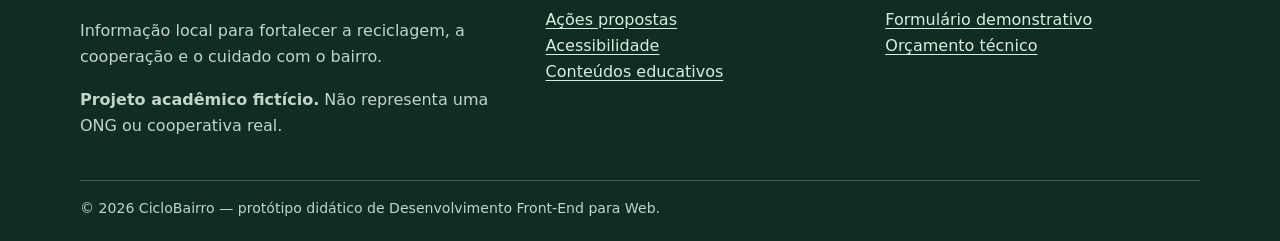
<file: midia.html>
<!doctype html>
<html lang="pt-BR"><head><meta charset="utf-8"><meta name="viewport" content="width=device-width,initial-scale=1">
<title>Mídia | CicloBairro</title><meta name="description" content="Vídeo, áudio e conteúdo incorporado de apoio à educação ambiental.">
<meta name="theme-color" content="#176b50"><link rel="icon" href="img/logo.svg" type="image/svg+xml"><link rel="stylesheet" href="css/style.css"></head>
<body><a class="skip-link" href="#conteudo">Pular para o conteúdo</a>
<header class="site-header"><div class="container header-row"><a class="brand" href="index.html" aria-label="CicloBairro - início"><img src="img/logo.svg" alt="CicloBairro, circularidade local"></a>
<div class="nav-wrap"><button class="menu-toggle" id="menu-toggle" type="button" aria-expanded="false" aria-controls="main-nav">Menu</button>
<nav class="main-nav" id="main-nav" aria-label="Navegação principal"><ul><li><a href="index.html">Início</a></li><li><a href="sobre.html">Sobre</a></li><li><a href="projetos.html">Projetos</a></li><li><a href="impacto.html">Impacto</a></li><li><a href="acessibilidade.html">Acessibilidade</a></li><li><a href="galeria.html">Galeria</a></li><li><a href="midia.html" aria-current="page">Mídia</a></li><li><a href="noticias.html">Conteúdos</a></li><li><a href="contato.html">Contato</a></li><li><a href="orcamento_hospedagem.html">Orçamento</a></li></ul></nav>
<div class="access-tools" aria-label="Recursos de acessibilidade"><button class="tool-btn" id="contrast-toggle" type="button" aria-pressed="false">Alto contraste</button><button class="tool-btn" type="button" data-text-size="large" aria-label="Aumentar texto">A+</button><button class="tool-btn" type="button" data-text-size="larger" aria-label="Aumentar texto mais">A++</button><button class="tool-btn" type="button" data-text-size="normal" aria-label="Restaurar tamanho do texto">A</button></div></div></div></header>
<main id="conteudo"><section class="page-hero"><div class="container"><span class="eyebrow">Conteúdo multimídia</span><h1>Aprender também é ouvir e assistir.</h1><p>Recursos multimídia para apoiar uma introdução à separação de materiais e ao consumo responsável.</p></div></section>
<section class="content container"><div class="media-grid"><div class="media-frame"><h2>Vídeo: um ciclo que continua</h2><video controls preload="metadata" poster="img/video-poster.svg"><source src="assets/ciclo-curto.mp4" type="video/mp4">Seu navegador não reproduz este vídeo.</video><p class="help">Clipe ilustrativo produzido para o protótipo. Use os controles do player.</p></div><div class="media-frame"><h2>Mensagem em áudio</h2><audio controls preload="metadata"><source src="assets/mensagem.mp3" type="audio/mpeg">Seu navegador não reproduz este áudio.</audio><p class="help">Áudio narrado para o projeto.</p><p><a href="assets/mensagem.txt">Ler a transcrição do áudio</a></p></div></div>
<h2>Referência externa</h2><div class="media-frame"><iframe title="Referência de acessibilidade para conteúdo web do W3C" src="https://www.w3.org/WAI/" loading="lazy"></iframe></div><p>O quadro incorpora a página de referência do W3C WAI. Acesse também <a href="https://www.w3.org/WAI/" target="_blank" rel="noopener">W3C Web Accessibility Initiative</a>.</p></section></main>
<footer class="site-footer"><div class="container"><div class="footer-grid"><div><h2>CicloBairro</h2><p>Informação local para fortalecer a reciclagem, a cooperação e o cuidado com o bairro.</p><p><strong>Projeto acadêmico fictício.</strong> Não representa uma ONG ou cooperativa real.</p></div><div><h3>Explore</h3><p><a href="projetos.html">Ações propostas</a><br><a href="acessibilidade.html">Acessibilidade</a><br><a href="noticias.html">Conteúdos educativos</a></p></div><div><h3>Participe</h3><p><a href="contato.html">Formulário demonstrativo</a><br><a href="orcamento_hospedagem.html">Orçamento técnico</a></p></div></div><div class="footer-bottom">© 2026 CicloBairro — protótipo didático de Desenvolvimento Front-End para Web.</div></div></footer><script src="js/main.js" defer></script></body></html>
</file>
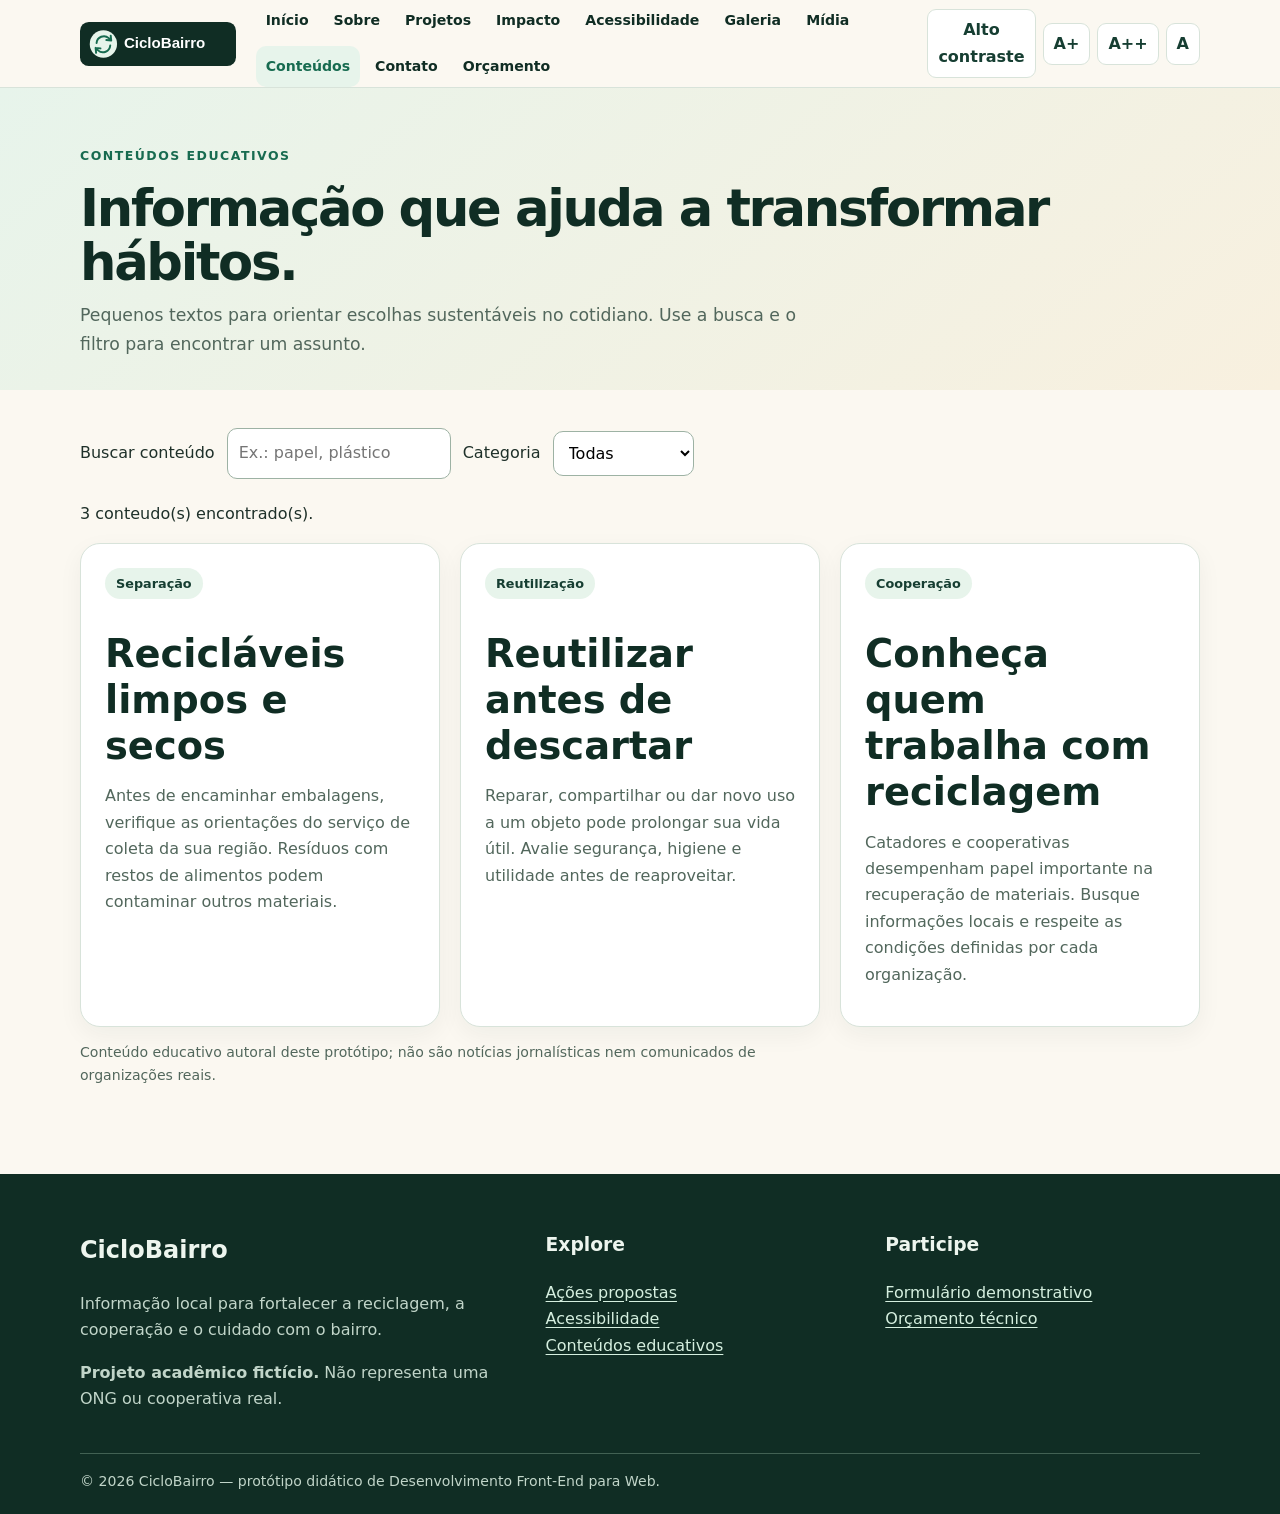
<file: noticias.html>
<!doctype html>
<html lang="pt-BR"><head><meta charset="utf-8"><meta name="viewport" content="width=device-width,initial-scale=1">
<title>Conteúdos | CicloBairro</title><meta name="description" content="Textos educativos sobre reciclagem, separação de materiais e economia circular.">
<meta name="theme-color" content="#176b50"><link rel="icon" href="img/logo.svg" type="image/svg+xml"><link rel="stylesheet" href="css/style.css"></head>
<body><a class="skip-link" href="#conteudo">Pular para o conteúdo</a>
<header class="site-header"><div class="container header-row"><a class="brand" href="index.html" aria-label="CicloBairro - início"><img src="img/logo.svg" alt="CicloBairro, circularidade local"></a>
<div class="nav-wrap"><button class="menu-toggle" id="menu-toggle" type="button" aria-expanded="false" aria-controls="main-nav">Menu</button>
<nav class="main-nav" id="main-nav" aria-label="Navegação principal"><ul><li><a href="index.html">Início</a></li><li><a href="sobre.html">Sobre</a></li><li><a href="projetos.html">Projetos</a></li><li><a href="impacto.html">Impacto</a></li><li><a href="acessibilidade.html">Acessibilidade</a></li><li><a href="galeria.html">Galeria</a></li><li><a href="midia.html">Mídia</a></li><li><a href="noticias.html" aria-current="page">Conteúdos</a></li><li><a href="contato.html">Contato</a></li><li><a href="orcamento_hospedagem.html">Orçamento</a></li></ul></nav>
<div class="access-tools" aria-label="Recursos de acessibilidade"><button class="tool-btn" id="contrast-toggle" type="button" aria-pressed="false">Alto contraste</button><button class="tool-btn" type="button" data-text-size="large" aria-label="Aumentar texto">A+</button><button class="tool-btn" type="button" data-text-size="larger" aria-label="Aumentar texto mais">A++</button><button class="tool-btn" type="button" data-text-size="normal" aria-label="Restaurar tamanho do texto">A</button></div></div></div></header>
<main id="conteudo"><section class="page-hero"><div class="container"><span class="eyebrow">Conteúdos educativos</span><h1>Informação que ajuda a transformar hábitos.</h1><p>Pequenos textos para orientar escolhas sustentáveis no cotidiano. Use a busca e o filtro para encontrar um assunto.</p></div></section>
<section class="content container"><div class="news-tools"><label for="news-search">Buscar conteúdo</label><input id="news-search" type="search" placeholder="Ex.: papel, plástico"><label for="news-category">Categoria</label><select id="news-category"><option value="todas">Todas</option><option value="separacao">Separação</option><option value="reuso">Reutilização</option><option value="cooperacao">Cooperação</option></select></div><p id="news-count" aria-live="polite">3 conteudo(s) encontrado(s).</p><div class="cards"><article class="card news-card" data-category="separacao"><span class="pill">Separação</span><h2>Recicláveis limpos e secos</h2><p>Antes de encaminhar embalagens, verifique as orientações do serviço de coleta da sua região. Resíduos com restos de alimentos podem contaminar outros materiais.</p></article><article class="card news-card" data-category="reuso"><span class="pill">Reutilização</span><h2>Reutilizar antes de descartar</h2><p>Reparar, compartilhar ou dar novo uso a um objeto pode prolongar sua vida útil. Avalie segurança, higiene e utilidade antes de reaproveitar.</p></article><article class="card news-card" data-category="cooperacao"><span class="pill">Cooperação</span><h2>Conheça quem trabalha com reciclagem</h2><p>Catadores e cooperativas desempenham papel importante na recuperação de materiais. Busque informações locais e respeite as condições definidas por cada organização.</p></article></div><p class="help">Conteúdo educativo autoral deste protótipo; não são notícias jornalísticas nem comunicados de organizações reais.</p></section></main>
<footer class="site-footer"><div class="container"><div class="footer-grid"><div><h2>CicloBairro</h2><p>Informação local para fortalecer a reciclagem, a cooperação e o cuidado com o bairro.</p><p><strong>Projeto acadêmico fictício.</strong> Não representa uma ONG ou cooperativa real.</p></div><div><h3>Explore</h3><p><a href="projetos.html">Ações propostas</a><br><a href="acessibilidade.html">Acessibilidade</a><br><a href="noticias.html">Conteúdos educativos</a></p></div><div><h3>Participe</h3><p><a href="contato.html">Formulário demonstrativo</a><br><a href="orcamento_hospedagem.html">Orçamento técnico</a></p></div></div><div class="footer-bottom">© 2026 CicloBairro — protótipo didático de Desenvolvimento Front-End para Web.</div></div></footer><script src="js/main.js" defer></script></body></html>
</file>
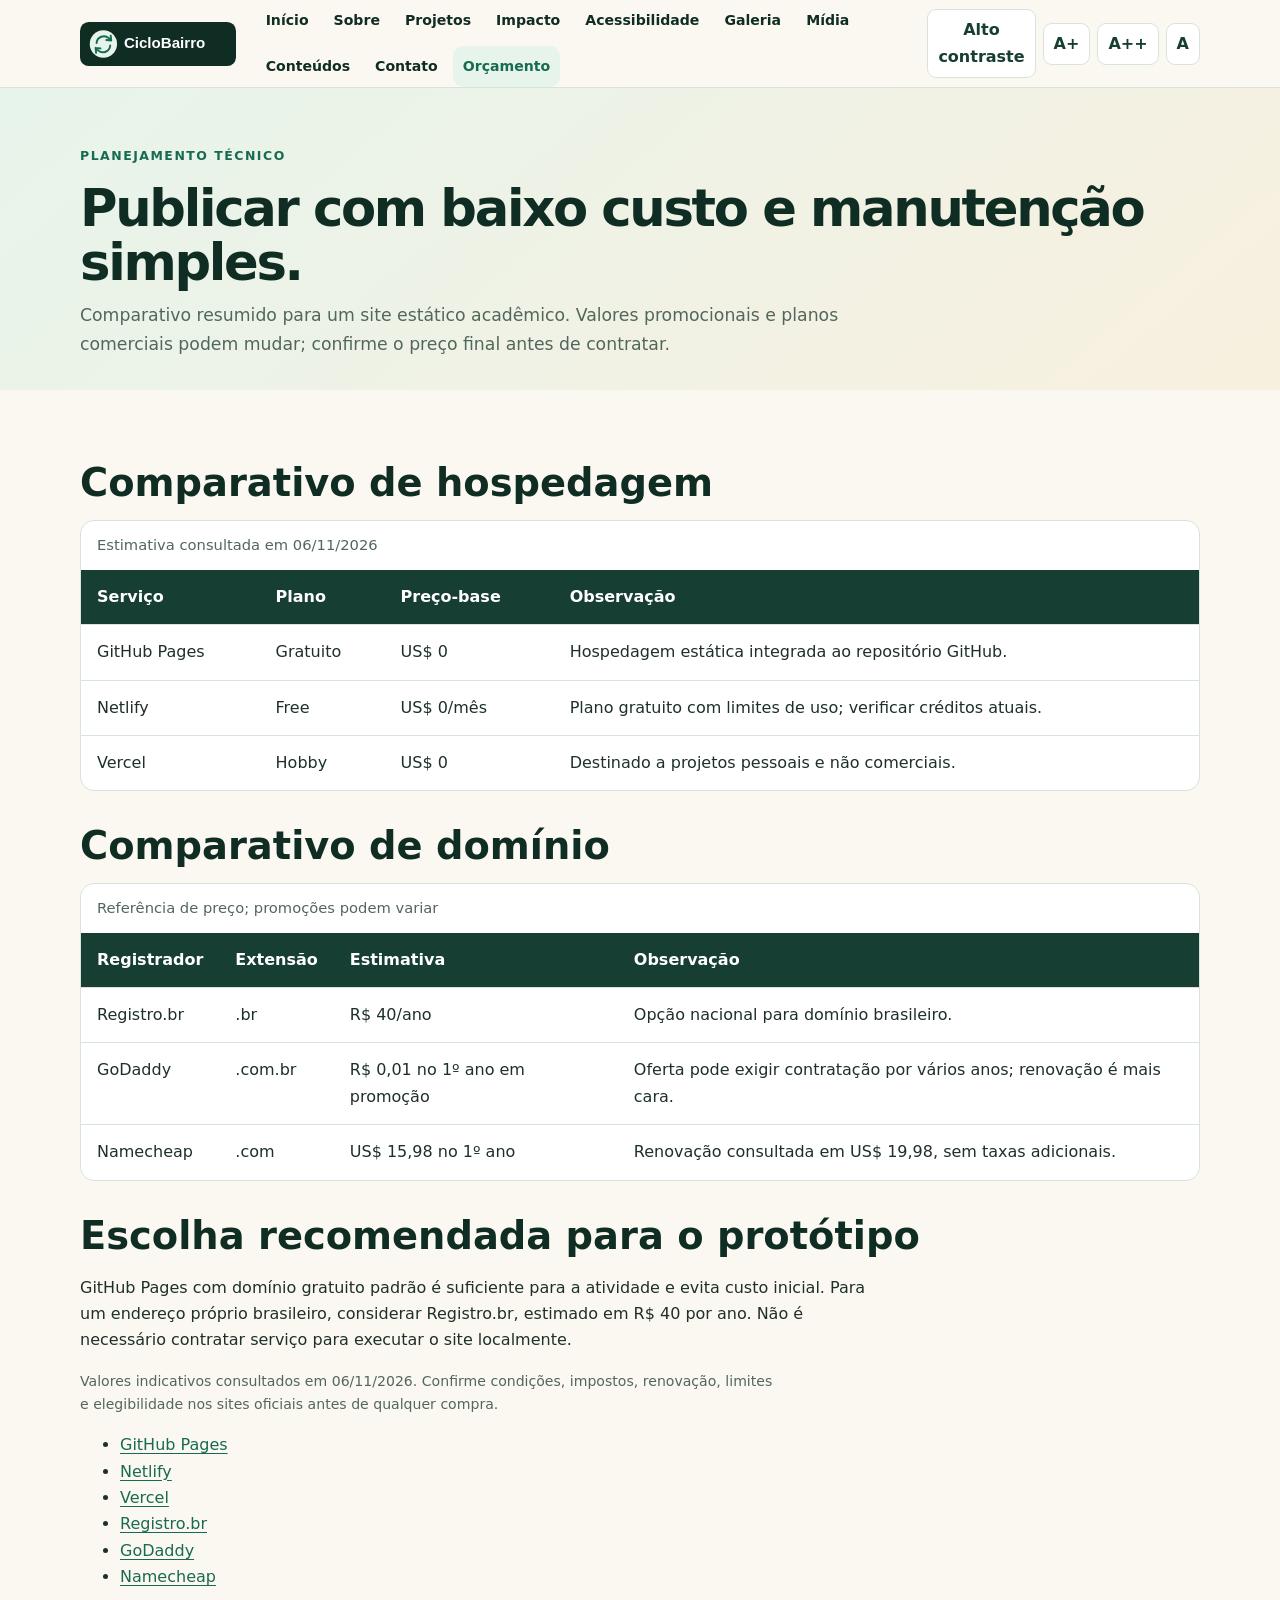
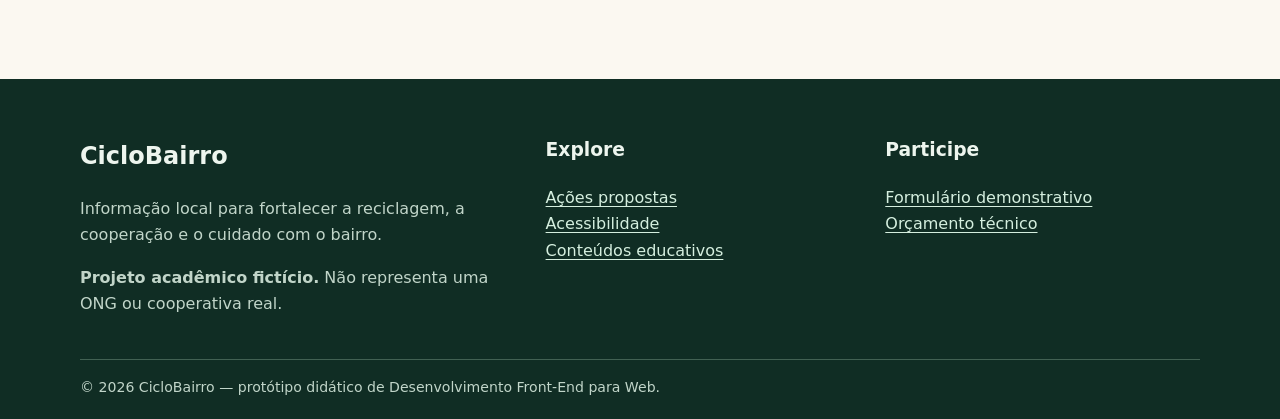
<file: orcamento_hospedagem.html>
<!doctype html>
<html lang="pt-BR"><head><meta charset="utf-8"><meta name="viewport" content="width=device-width,initial-scale=1">
<title>Orçamento de hospedagem | CicloBairro</title><meta name="description" content="Comparativo didático de opções de hospedagem e domínio para publicação de site estático.">
<meta name="theme-color" content="#176b50"><link rel="icon" href="img/logo.svg" type="image/svg+xml"><link rel="stylesheet" href="css/style.css"></head>
<body><a class="skip-link" href="#conteudo">Pular para o conteúdo</a>
<header class="site-header"><div class="container header-row"><a class="brand" href="index.html" aria-label="CicloBairro - início"><img src="img/logo.svg" alt="CicloBairro, circularidade local"></a>
<div class="nav-wrap"><button class="menu-toggle" id="menu-toggle" type="button" aria-expanded="false" aria-controls="main-nav">Menu</button>
<nav class="main-nav" id="main-nav" aria-label="Navegação principal"><ul><li><a href="index.html">Início</a></li><li><a href="sobre.html">Sobre</a></li><li><a href="projetos.html">Projetos</a></li><li><a href="impacto.html">Impacto</a></li><li><a href="acessibilidade.html">Acessibilidade</a></li><li><a href="galeria.html">Galeria</a></li><li><a href="midia.html">Mídia</a></li><li><a href="noticias.html">Conteúdos</a></li><li><a href="contato.html">Contato</a></li><li><a href="orcamento_hospedagem.html" aria-current="page">Orçamento</a></li></ul></nav>
<div class="access-tools" aria-label="Recursos de acessibilidade"><button class="tool-btn" id="contrast-toggle" type="button" aria-pressed="false">Alto contraste</button><button class="tool-btn" type="button" data-text-size="large" aria-label="Aumentar texto">A+</button><button class="tool-btn" type="button" data-text-size="larger" aria-label="Aumentar texto mais">A++</button><button class="tool-btn" type="button" data-text-size="normal" aria-label="Restaurar tamanho do texto">A</button></div></div></div></header>
<main id="conteudo"><section class="page-hero"><div class="container"><span class="eyebrow">Planejamento técnico</span><h1>Publicar com baixo custo e manutenção simples.</h1><p>Comparativo resumido para um site estático acadêmico. Valores promocionais e planos comerciais podem mudar; confirme o preço final antes de contratar.</p></div></section>
<section class="content container"><h2>Comparativo de hospedagem</h2><div class="table-wrap"><table><caption>Estimativa consultada em 06/11/2026</caption><thead><tr><th>Serviço</th><th>Plano</th><th>Preço-base</th><th>Observação</th></tr></thead><tbody><tr><td>GitHub Pages</td><td>Gratuito</td><td>US$ 0</td><td>Hospedagem estática integrada ao repositório GitHub.</td></tr><tr><td>Netlify</td><td>Free</td><td>US$ 0/mês</td><td>Plano gratuito com limites de uso; verificar créditos atuais.</td></tr><tr><td>Vercel</td><td>Hobby</td><td>US$ 0</td><td>Destinado a projetos pessoais e não comerciais.</td></tr></tbody></table></div>
<h2>Comparativo de domínio</h2><div class="table-wrap"><table><caption>Referência de preço; promoções podem variar</caption><thead><tr><th>Registrador</th><th>Extensão</th><th>Estimativa</th><th>Observação</th></tr></thead><tbody><tr><td>Registro.br</td><td>.br</td><td>R$ 40/ano</td><td>Opção nacional para domínio brasileiro.</td></tr><tr><td>GoDaddy</td><td>.com.br</td><td>R$ 0,01 no 1º ano em promoção</td><td>Oferta pode exigir contratação por vários anos; renovação é mais cara.</td></tr><tr><td>Namecheap</td><td>.com</td><td>US$ 15,98 no 1º ano</td><td>Renovação consultada em US$ 19,98, sem taxas adicionais.</td></tr></tbody></table></div>
<h2>Escolha recomendada para o protótipo</h2><p>GitHub Pages com domínio gratuito padrão é suficiente para a atividade e evita custo inicial. Para um endereço próprio brasileiro, considerar Registro.br, estimado em R$ 40 por ano. Não é necessário contratar serviço para executar o site localmente.</p><p class="help">Valores indicativos consultados em 06/11/2026. Confirme condições, impostos, renovação, limites e elegibilidade nos sites oficiais antes de qualquer compra.</p><ul><li><a href="https://pages.github.com/" target="_blank" rel="noopener">GitHub Pages</a></li><li><a href="https://www.netlify.com/pricing/" target="_blank" rel="noopener">Netlify</a></li><li><a href="https://vercel.com/pricing" target="_blank" rel="noopener">Vercel</a></li><li><a href="https://registro.br/" target="_blank" rel="noopener">Registro.br</a></li><li><a href="https://www.godaddy.com/" target="_blank" rel="noopener">GoDaddy</a></li><li><a href="https://www.namecheap.com/" target="_blank" rel="noopener">Namecheap</a></li></ul></section></main>
<footer class="site-footer"><div class="container"><div class="footer-grid"><div><h2>CicloBairro</h2><p>Informação local para fortalecer a reciclagem, a cooperação e o cuidado com o bairro.</p><p><strong>Projeto acadêmico fictício.</strong> Não representa uma ONG ou cooperativa real.</p></div><div><h3>Explore</h3><p><a href="projetos.html">Ações propostas</a><br><a href="acessibilidade.html">Acessibilidade</a><br><a href="noticias.html">Conteúdos educativos</a></p></div><div><h3>Participe</h3><p><a href="contato.html">Formulário demonstrativo</a><br><a href="orcamento_hospedagem.html">Orçamento técnico</a></p></div></div><div class="footer-bottom">© 2026 CicloBairro — protótipo didático de Desenvolvimento Front-End para Web.</div></div></footer><script src="js/main.js" defer></script></body></html>
</file>
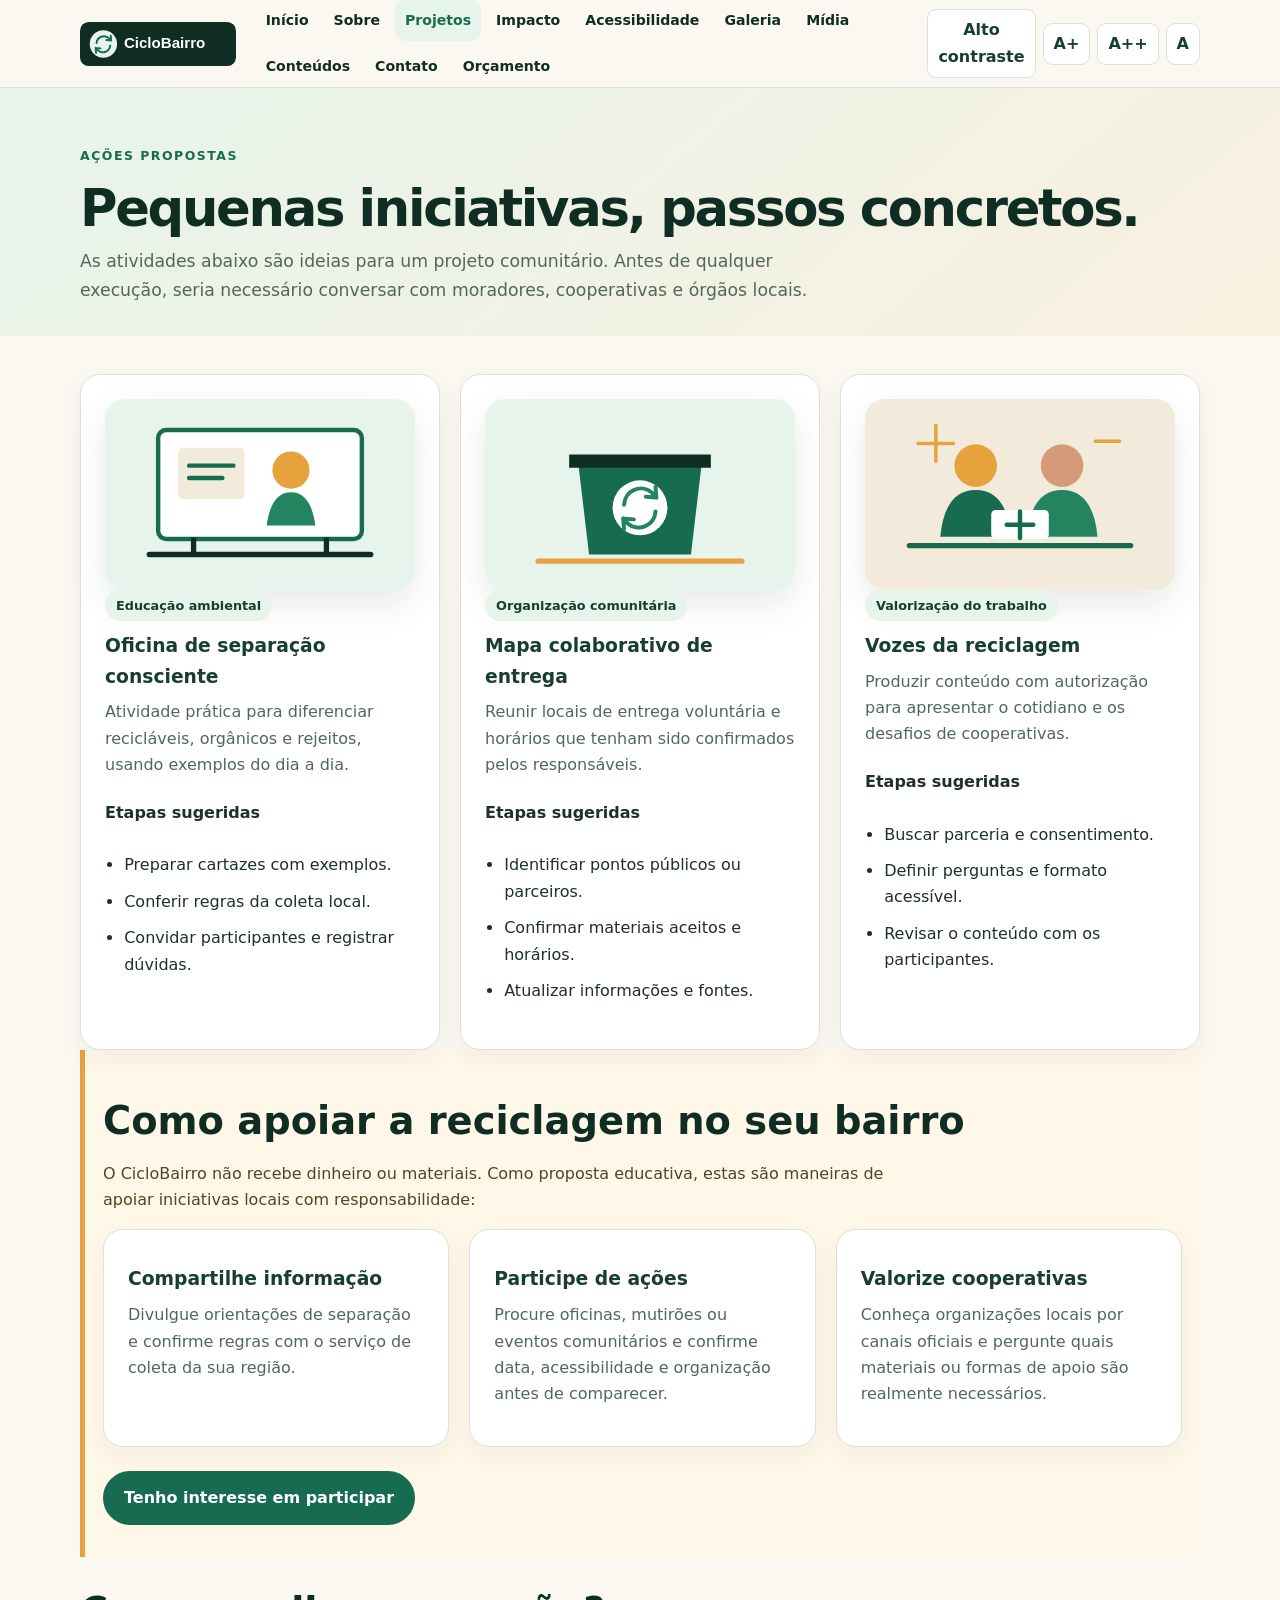
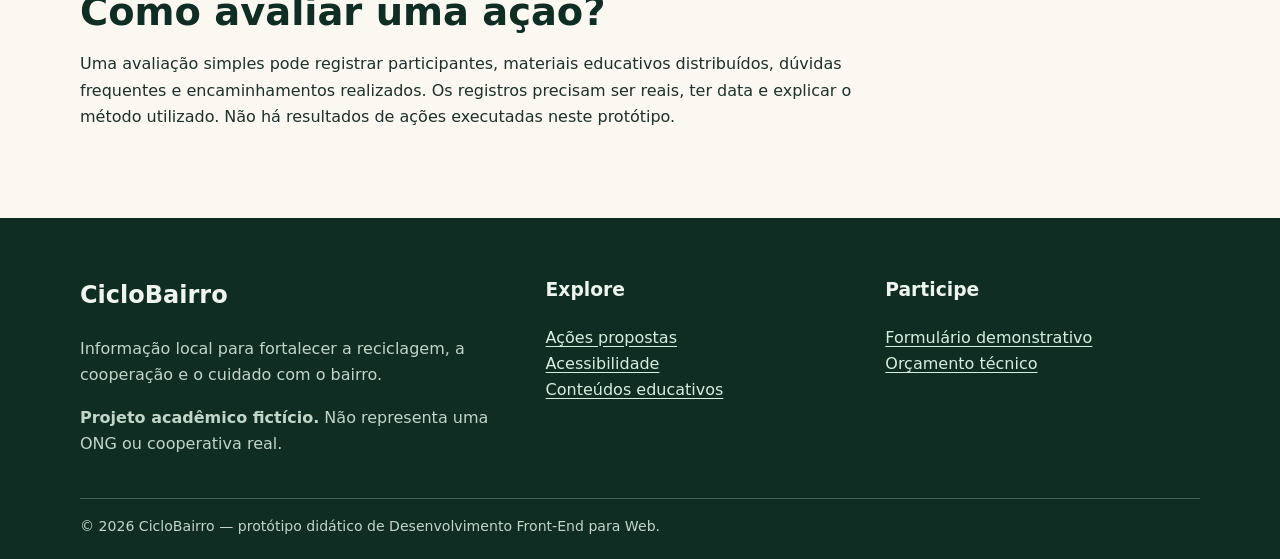
<file: projetos.html>
<!doctype html>
<html lang="pt-BR">
<head>
<meta charset="utf-8"><meta name="viewport" content="width=device-width, initial-scale=1">
<title>Projetos | CicloBairro</title><meta name="description" content="Conheça ações educativas propostas pelo CicloBairro para reciclagem, economia circular e inclusão.">
<meta name="theme-color" content="#176b50"><link rel="icon" href="img/logo.svg" type="image/svg+xml"><link rel="stylesheet" href="css/style.css">
</head><body><a class="skip-link" href="#conteudo">Pular para o conteúdo</a>
<header class="site-header"><div class="container header-row"><a class="brand" href="index.html" aria-label="CicloBairro - página inicial"><img src="img/logo.svg" alt="CicloBairro, circularidade local"></a>
<div class="nav-wrap"><button class="menu-toggle" id="menu-toggle" type="button" aria-expanded="false" aria-controls="main-nav">Menu</button>
<nav class="main-nav" id="main-nav" aria-label="Navegação principal"><ul><li><a href="index.html">Início</a></li><li><a href="sobre.html">Sobre</a></li><li><a href="projetos.html" aria-current="page">Projetos</a></li><li><a href="impacto.html">Impacto</a></li><li><a href="acessibilidade.html">Acessibilidade</a></li><li><a href="galeria.html">Galeria</a></li><li><a href="midia.html">Mídia</a></li><li><a href="noticias.html">Conteúdos</a></li><li><a href="contato.html">Contato</a></li><li><a href="orcamento_hospedagem.html">Orçamento</a></li></ul></nav>
<div class="access-tools" aria-label="Recursos de acessibilidade"><button class="tool-btn" id="contrast-toggle" type="button" aria-pressed="false">Alto contraste</button><button class="tool-btn" type="button" data-text-size="large" aria-label="Aumentar texto">A+</button><button class="tool-btn" type="button" data-text-size="larger" aria-label="Aumentar texto mais">A++</button><button class="tool-btn" type="button" data-text-size="normal" aria-label="Restaurar tamanho do texto">A</button></div></div></div></header><main id="conteudo">
<section class="page-hero"><div class="container"><span class="eyebrow">Ações propostas</span><h1>Pequenas iniciativas, passos concretos.</h1><p>As atividades abaixo são ideias para um projeto comunitário. Antes de qualquer execução, seria necessário conversar com moradores, cooperativas e órgãos locais.</p></div></section>
<section class="content container"><div class="cards"><article class="card"><img class="feature-img" src="img/oficina.svg" alt="Ilustração de uma oficina com materiais de aprendizagem" loading="lazy"><span class="pill">Educação ambiental</span><h3>Oficina de separação consciente</h3><p>Atividade prática para diferenciar recicláveis, orgânicos e rejeitos, usando exemplos do dia a dia.</p><h4>Etapas sugeridas</h4><ul class="list-check"><li>Preparar cartazes com exemplos.</li><li>Conferir regras da coleta local.</li><li>Convidar participantes e registrar dúvidas.</li></ul></article><article class="card"><img class="feature-img" src="img/coleta.svg" alt="Ilustração de coletor identificado para reciclagem" loading="lazy"><span class="pill">Organização comunitária</span><h3>Mapa colaborativo de entrega</h3><p>Reunir locais de entrega voluntária e horários que tenham sido confirmados pelos responsáveis.</p><h4>Etapas sugeridas</h4><ul class="list-check"><li>Identificar pontos públicos ou parceiros.</li><li>Confirmar materiais aceitos e horários.</li><li>Atualizar informações e fontes.</li></ul></article><article class="card"><img class="feature-img" src="img/cooperativa.svg" alt="Ilustração de uma cooperativa com pessoas em conjunto" loading="lazy"><span class="pill">Valorização do trabalho</span><h3>Vozes da reciclagem</h3><p>Produzir conteúdo com autorização para apresentar o cotidiano e os desafios de cooperativas.</p><h4>Etapas sugeridas</h4><ul class="list-check"><li>Buscar parceria e consentimento.</li><li>Definir perguntas e formato acessível.</li><li>Revisar o conteúdo com os participantes.</li></ul></article></div>
<section class="note" aria-labelledby="apoio-titulo"><h2 id="apoio-titulo">Como apoiar a reciclagem no seu bairro</h2><p>O CicloBairro não recebe dinheiro ou materiais. Como proposta educativa, estas são maneiras de apoiar iniciativas locais com responsabilidade:</p><div class="cards"><article class="card"><h3>Compartilhe informação</h3><p>Divulgue orientações de separação e confirme regras com o serviço de coleta da sua região.</p></article><article class="card"><h3>Participe de ações</h3><p>Procure oficinas, mutirões ou eventos comunitários e confirme data, acessibilidade e organização antes de comparecer.</p></article><article class="card"><h3>Valorize cooperativas</h3><p>Conheça organizações locais por canais oficiais e pergunte quais materiais ou formas de apoio são realmente necessários.</p></article></div><p class="mt-24"><a class="btn" href="contato.html">Tenho interesse em participar</a></p></section>
<h2>Como avaliar uma ação?</h2><p>Uma avaliação simples pode registrar participantes, materiais educativos distribuídos, dúvidas frequentes e encaminhamentos realizados. Os registros precisam ser reais, ter data e explicar o método utilizado. Não há resultados de ações executadas neste protótipo.</p></section></main><footer class="site-footer"><div class="container"><div class="footer-grid"><div><h2>CicloBairro</h2><p>Informação local para fortalecer a reciclagem, a cooperação e o cuidado com o bairro.</p><p><strong>Projeto acadêmico fictício.</strong> Não representa uma ONG ou cooperativa real.</p></div><div><h3>Explore</h3><p><a href="projetos.html">Ações propostas</a><br><a href="acessibilidade.html">Acessibilidade</a><br><a href="noticias.html">Conteúdos educativos</a></p></div><div><h3>Participe</h3><p><a href="contato.html">Formulário demonstrativo</a><br><a href="orcamento_hospedagem.html">Orçamento técnico</a></p></div></div><div class="footer-bottom">© 2026 CicloBairro — protótipo didático de Desenvolvimento Front-End para Web.</div></div></footer><script src="js/main.js" defer></script></body></html>
</file>
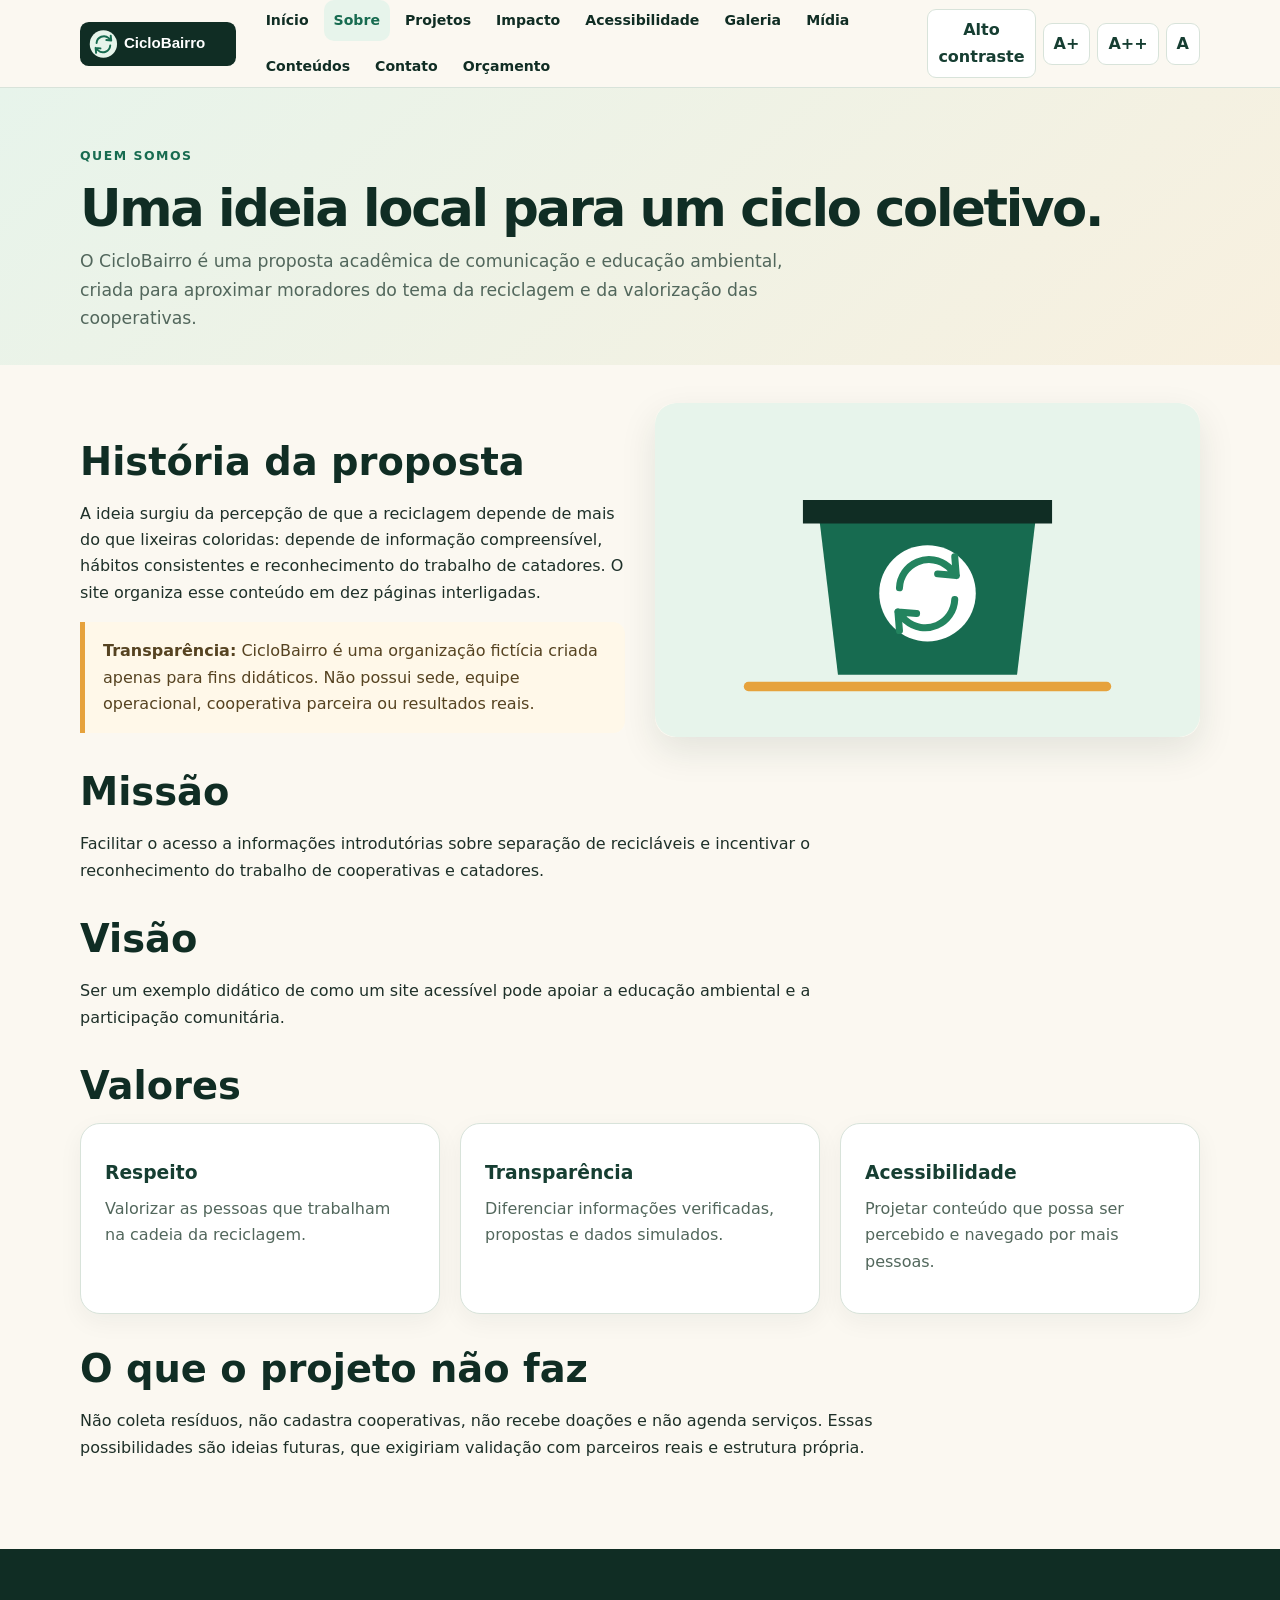
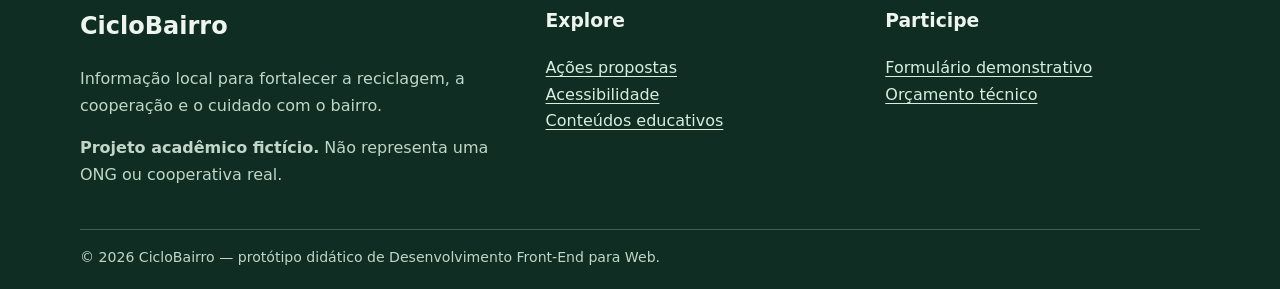
<file: sobre.html>
<!doctype html>
<html lang="pt-BR">
<head>
<meta charset="utf-8"><meta name="viewport" content="width=device-width, initial-scale=1">
<title>Sobre | CicloBairro</title><meta name="description" content="Conheça a proposta, missão, visão e valores do projeto acadêmico CicloBairro.">
<meta name="theme-color" content="#176b50"><link rel="icon" href="img/logo.svg" type="image/svg+xml"><link rel="stylesheet" href="css/style.css">
</head><body><a class="skip-link" href="#conteudo">Pular para o conteúdo</a>
<header class="site-header"><div class="container header-row"><a class="brand" href="index.html" aria-label="CicloBairro - página inicial"><img src="img/logo.svg" alt="CicloBairro, circularidade local"></a>
<div class="nav-wrap"><button class="menu-toggle" id="menu-toggle" type="button" aria-expanded="false" aria-controls="main-nav">Menu</button>
<nav class="main-nav" id="main-nav" aria-label="Navegação principal"><ul><li><a href="index.html">Início</a></li><li><a href="sobre.html" aria-current="page">Sobre</a></li><li><a href="projetos.html">Projetos</a></li><li><a href="impacto.html">Impacto</a></li><li><a href="acessibilidade.html">Acessibilidade</a></li><li><a href="galeria.html">Galeria</a></li><li><a href="midia.html">Mídia</a></li><li><a href="noticias.html">Conteúdos</a></li><li><a href="contato.html">Contato</a></li><li><a href="orcamento_hospedagem.html">Orçamento</a></li></ul></nav>
<div class="access-tools" aria-label="Recursos de acessibilidade"><button class="tool-btn" id="contrast-toggle" type="button" aria-pressed="false">Alto contraste</button><button class="tool-btn" type="button" data-text-size="large" aria-label="Aumentar texto">A+</button><button class="tool-btn" type="button" data-text-size="larger" aria-label="Aumentar texto mais">A++</button><button class="tool-btn" type="button" data-text-size="normal" aria-label="Restaurar tamanho do texto">A</button></div></div></div></header><main id="conteudo">
<section class="page-hero"><div class="container"><span class="eyebrow">Quem somos</span><h1>Uma ideia local para um ciclo coletivo.</h1><p>O CicloBairro é uma proposta acadêmica de comunicação e educação ambiental, criada para aproximar moradores do tema da reciclagem e da valorização das cooperativas.</p></div></section>
<section class="content container"><div class="split"><div><h2>História da proposta</h2><p>A ideia surgiu da percepção de que a reciclagem depende de mais do que lixeiras coloridas: depende de informação compreensível, hábitos consistentes e reconhecimento do trabalho de catadores. O site organiza esse conteúdo em dez páginas interligadas.</p><div class="note"><strong>Transparência:</strong> CicloBairro é uma organização fictícia criada apenas para fins didáticos. Não possui sede, equipe operacional, cooperativa parceira ou resultados reais.</div></div><img class="feature-img" src="img/coleta.svg" alt="Ilustração de um recipiente de reciclagem com símbolo de reaproveitamento"></div>
<h2>Missão</h2><p>Facilitar o acesso a informações introdutórias sobre separação de recicláveis e incentivar o reconhecimento do trabalho de cooperativas e catadores.</p>
<h2>Visão</h2><p>Ser um exemplo didático de como um site acessível pode apoiar a educação ambiental e a participação comunitária.</p>
<h2>Valores</h2><div class="cards"><article class="card"><h3>Respeito</h3><p>Valorizar as pessoas que trabalham na cadeia da reciclagem.</p></article><article class="card"><h3>Transparência</h3><p>Diferenciar informações verificadas, propostas e dados simulados.</p></article><article class="card"><h3>Acessibilidade</h3><p>Projetar conteúdo que possa ser percebido e navegado por mais pessoas.</p></article></div>
<h2>O que o projeto não faz</h2><p>Não coleta resíduos, não cadastra cooperativas, não recebe doações e não agenda serviços. Essas possibilidades são ideias futuras, que exigiriam validação com parceiros reais e estrutura própria.</p></section></main><footer class="site-footer"><div class="container"><div class="footer-grid"><div><h2>CicloBairro</h2><p>Informação local para fortalecer a reciclagem, a cooperação e o cuidado com o bairro.</p><p><strong>Projeto acadêmico fictício.</strong> Não representa uma ONG ou cooperativa real.</p></div><div><h3>Explore</h3><p><a href="projetos.html">Ações propostas</a><br><a href="acessibilidade.html">Acessibilidade</a><br><a href="noticias.html">Conteúdos educativos</a></p></div><div><h3>Participe</h3><p><a href="contato.html">Formulário demonstrativo</a><br><a href="orcamento_hospedagem.html">Orçamento técnico</a></p></div></div><div class="footer-bottom">© 2026 CicloBairro — protótipo didático de Desenvolvimento Front-End para Web.</div></div></footer><script src="js/main.js" defer></script></body></html>
</file>
<file: css/style.css>
/* CicloBairro - estilos globais */
:root{--green-950:#102d24;--green-900:#163e32;--green-700:#176b50;--green-600:#23845f;--green-100:#e7f4eb;--cream:#fbf8f1;--cream-2:#f2eadb;--ink:#1e3029;--muted:#52675c;--gold:#e6a23c;--white:#fff;--line:#d8e3da;--danger:#a52828;--shadow:0 14px 36px rgba(16,45,36,.10);--radius:20px}
*{box-sizing:border-box}html{scroll-behavior:smooth}body{margin:0;background:var(--cream);color:var(--ink);font-family:system-ui,-apple-system,"Segoe UI",sans-serif;line-height:1.65}img,video,iframe{max-width:100%}img{height:auto}a{color:var(--green-700);text-underline-offset:3px}a:hover{text-decoration-thickness:2px}button,input,select,textarea{font:inherit}button,a,input,select,textarea{touch-action:manipulation}:focus-visible{outline:3px solid var(--gold);outline-offset:3px}.skip-link{position:absolute;left:12px;top:-80px;background:#fff;color:#000;padding:12px;z-index:1000;border-radius:8px}.skip-link:focus{top:12px}.container{width:min(1120px,calc(100% - 40px));margin-inline:auto}.site-header{background:rgba(251,248,241,.96);border-bottom:1px solid var(--line);position:sticky;top:0;z-index:50;backdrop-filter:blur(12px)}.header-row{min-height:82px;display:flex;align-items:center;justify-content:space-between;gap:20px}.brand img{width:205px;display:block}.nav-wrap{display:flex;align-items:center;gap:16px}.main-nav ul{list-style:none;padding:0;margin:0;display:flex;align-items:center;gap:5px;flex-wrap:wrap}.main-nav a{display:block;color:var(--green-950);font-size:.88rem;font-weight:650;text-decoration:none;padding:9px 10px;border-radius:10px}.main-nav a:hover,.main-nav a[aria-current=page]{background:var(--green-100);color:var(--green-700)}.menu-toggle{display:none;border:1px solid var(--line);background:#fff;border-radius:10px;padding:9px 12px;color:var(--green-950);font-weight:700}.access-tools{display:flex;gap:7px;align-items:center}.tool-btn{border:1px solid var(--line);background:#fff;border-radius:9px;padding:7px 10px;color:var(--green-900);cursor:pointer;font-weight:700}.tool-btn:hover{background:var(--green-100)}.hero{padding:64px 0 48px}.hero-grid{display:grid;grid-template-columns:1.05fr .95fr;gap:44px;align-items:center}.eyebrow{color:var(--green-700);font-weight:800;text-transform:uppercase;letter-spacing:.12em;font-size:.78rem}.hero h1,.page-hero h1{font-size:clamp(2.25rem,5vw,4.5rem);line-height:1.06;letter-spacing:-.045em;color:var(--green-950);margin:12px 0 20px}.hero p{font-size:1.12rem;color:var(--muted);max-width:58ch}.hero-art{border-radius:28px;overflow:hidden;box-shadow:var(--shadow)}.hero-art img{display:block;width:100%}.btn{display:inline-flex;align-items:center;justify-content:center;gap:9px;padding:12px 19px;border-radius:999px;background:var(--green-700);color:#fff;text-decoration:none;font-weight:750;border:2px solid var(--green-700);transition:transform .2s,background .2s}.btn:hover{background:var(--green-900);transform:translateY(-2px)}.btn.secondary{background:transparent;color:var(--green-800,var(--green-700));border-color:var(--green-700)}.btn.secondary:hover{background:var(--green-100)}.button-row{display:flex;gap:12px;flex-wrap:wrap;margin-top:26px}.section{padding:54px 0}.section.alt{background:var(--cream-2)}.section-head{max-width:720px;margin-bottom:28px}.section h2,.content h2{font-size:clamp(1.65rem,3vw,2.45rem);line-height:1.2;color:var(--green-950);margin:0 0 14px}.section-head p,.lead{color:var(--muted);font-size:1.06rem}.cards{display:grid;grid-template-columns:repeat(3,1fr);gap:20px}.card{background:#fff;border:1px solid var(--line);border-radius:var(--radius);padding:24px;box-shadow:0 8px 24px rgba(16,45,36,.05)}.card h3{color:var(--green-900);margin:10px 0}.card p{color:var(--muted);margin:0 0 14px}.card .card-icon{width:45px;height:45px;border-radius:14px;background:var(--green-100);display:grid;place-items:center;font-size:1.35rem}.page-hero{padding:54px 0 32px;background:linear-gradient(140deg,var(--green-100),#f8f0df)}.page-hero h1{font-size:clamp(2.2rem,4vw,3.5rem);margin-bottom:12px}.page-hero p{max-width:760px;color:var(--muted);font-size:1.08rem;margin:0}.content{padding:38px 0 72px}.content p{max-width:78ch}.content h2{margin-top:32px}.content h3{color:var(--green-900);margin-bottom:7px}.split{display:grid;grid-template-columns:1fr 1fr;gap:30px;align-items:center}.feature-img{border-radius:var(--radius);box-shadow:var(--shadow);width:100%;display:block}.note{border-left:5px solid var(--gold);background:#fff8e9;padding:16px 18px;border-radius:0 12px 12px 0;color:#564321}.pill{display:inline-block;border-radius:999px;background:var(--green-100);color:var(--green-900);padding:5px 11px;font-size:.8rem;font-weight:750}.list-check{padding-left:1.2rem}.list-check li{padding:5px 0}.table-wrap{overflow-x:auto;border:1px solid var(--line);border-radius:14px;background:#fff}table{border-collapse:collapse;width:100%;min-width:640px}th,td{text-align:left;padding:14px 16px;border-bottom:1px solid var(--line);vertical-align:top}th{background:var(--green-900);color:#fff}tr:last-child td{border-bottom:0}caption{text-align:left;padding:12px 16px;color:var(--muted);font-size:.92rem}.gallery{display:grid;grid-template-columns:repeat(2,1fr);gap:22px}.gallery figure{margin:0;background:#fff;border:1px solid var(--line);border-radius:18px;overflow:hidden}.gallery img{display:block;width:100%;aspect-ratio:700/430;object-fit:cover}.gallery figcaption{padding:14px 16px;color:var(--muted)}.media-frame{background:#fff;padding:14px;border:1px solid var(--line);border-radius:var(--radius);box-shadow:var(--shadow)}.media-frame video,.media-frame audio,.media-frame iframe{display:block;width:100%;border-radius:12px}.media-frame iframe{min-height:320px;border:0}.media-grid{display:grid;grid-template-columns:1.2fr .8fr;gap:22px}.form-card{background:#fff;border:1px solid var(--line);border-radius:var(--radius);padding:26px;box-shadow:var(--shadow);max-width:760px}.form-grid{display:grid;grid-template-columns:1fr 1fr;gap:16px}.field{display:flex;flex-direction:column;gap:6px}.field.full{grid-column:1/-1}.field label{font-weight:750;color:var(--green-950)}.field input,.field select,.field textarea{border:1.5px solid #9db2a4;border-radius:10px;padding:12px;background:#fff;color:var(--ink);width:100%;min-height:48px}.field textarea{min-height:120px;resize:vertical}.field input[aria-invalid=true],.field select[aria-invalid=true],.field textarea[aria-invalid=true]{border:2px solid var(--danger);background:#fff8f8}.field-error{color:var(--danger);font-size:.88rem;min-height:1.2em}.help{font-size:.88rem;color:var(--muted)}.form-status{padding:12px 14px;border-radius:10px;margin:14px 0;display:none}.form-status.success{display:block;background:#e7f4eb;color:#14543d}.form-status.error{display:block;background:#fff0ed;color:#842323}.form-actions{display:flex;gap:12px;align-items:center;flex-wrap:wrap;margin-top:15px}.small-btn{border:0;background:none;color:var(--green-700);text-decoration:underline;cursor:pointer;padding:8px}.news-tools{display:flex;gap:12px;align-items:center;flex-wrap:wrap;margin-bottom:22px}.news-tools input,.news-tools select{padding:11px;border:1.5px solid #9db2a4;border-radius:10px;background:#fff}.news-card[hidden]{display:none}.site-footer{background:var(--green-950);color:#edf5ee;padding:38px 0 20px}.footer-grid{display:grid;grid-template-columns:1.4fr 1fr 1fr;gap:25px}.site-footer a{color:#d5efdf}.site-footer p{color:#c1d5c9}.footer-bottom{border-top:1px solid #426153;margin-top:25px;padding-top:16px;font-size:.88rem;color:#c1d5c9}.ods-row{display:flex;gap:12px;flex-wrap:wrap}.ods{background:#fff;border:1px solid var(--line);padding:13px 16px;border-radius:14px;font-weight:750;color:var(--green-900)}.ods strong{display:block;font-size:1.4rem;color:var(--gold)}.faq details{background:#fff;border:1px solid var(--line);border-radius:12px;padding:15px 18px;margin:10px 0}.faq summary{cursor:pointer;font-weight:750;color:var(--green-900)}.high-contrast{--cream:#fff;--cream-2:#fff;--ink:#000;--muted:#222;--green-950:#000;--green-900:#111;--green-700:#064b35;--green-100:#e5e5e5;--line:#333}.high-contrast .card,.high-contrast .form-card,.high-contrast .gallery figure{border:2px solid #111}.text-large{font-size:112%}.text-larger{font-size:125%}.sr-only{position:absolute;width:1px;height:1px;padding:0;margin:-1px;overflow:hidden;clip:rect(0,0,0,0);white-space:nowrap;border:0}.muted{color:var(--muted)}.center{text-align:center}.mt-24{margin-top:24px}.mb-0{margin-bottom:0}
@media(max-width:980px){.header-row{flex-wrap:wrap;padding:12px 0}.nav-wrap{width:100%;justify-content:space-between}.main-nav{order:3;width:100%;display:none}.main-nav.open{display:block}.main-nav ul{display:grid;grid-template-columns:repeat(2,minmax(0,1fr))}.menu-toggle{display:block}.hero-grid,.split,.media-grid{grid-template-columns:1fr}.hero{padding-top:42px}.hero-art{max-width:720px}.cards{grid-template-columns:repeat(2,1fr)}.footer-grid{grid-template-columns:1fr 1fr}}
@media(max-width:620px){.container{width:min(100% - 28px,1120px)}.cards,.gallery,.form-grid,.footer-grid{grid-template-columns:1fr}.hero h1{font-size:2.45rem}.hero{padding:35px 0}.section{padding:40px 0}.page-hero{padding:38px 0 25px}.form-card{padding:18px}.access-tools{margin-left:auto}.header-row{gap:8px}.brand img{width:175px}.main-nav ul{grid-template-columns:1fr 1fr}.table-wrap{font-size:.91rem}}
@media(prefers-reduced-motion:reduce){*,*::before,*::after{scroll-behavior:auto!important;transition:none!important;animation:none!important}}
</file>
